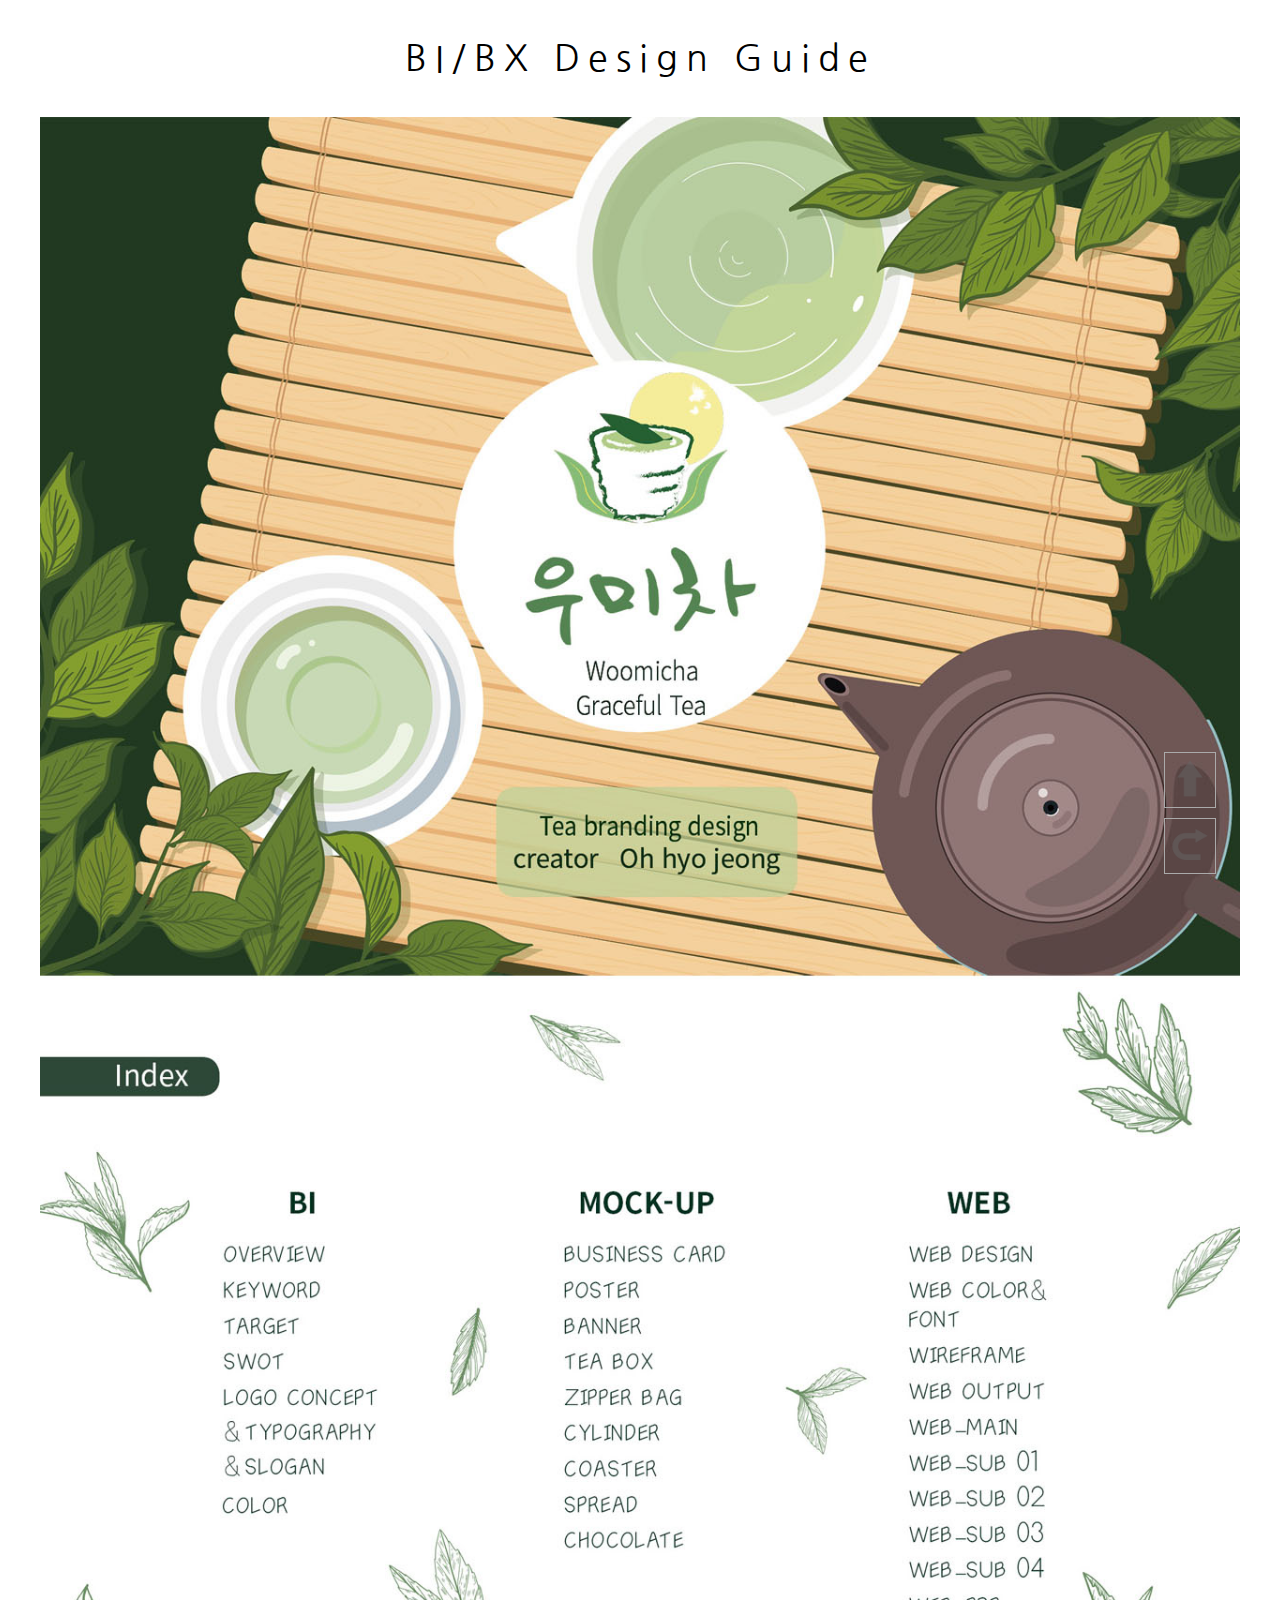
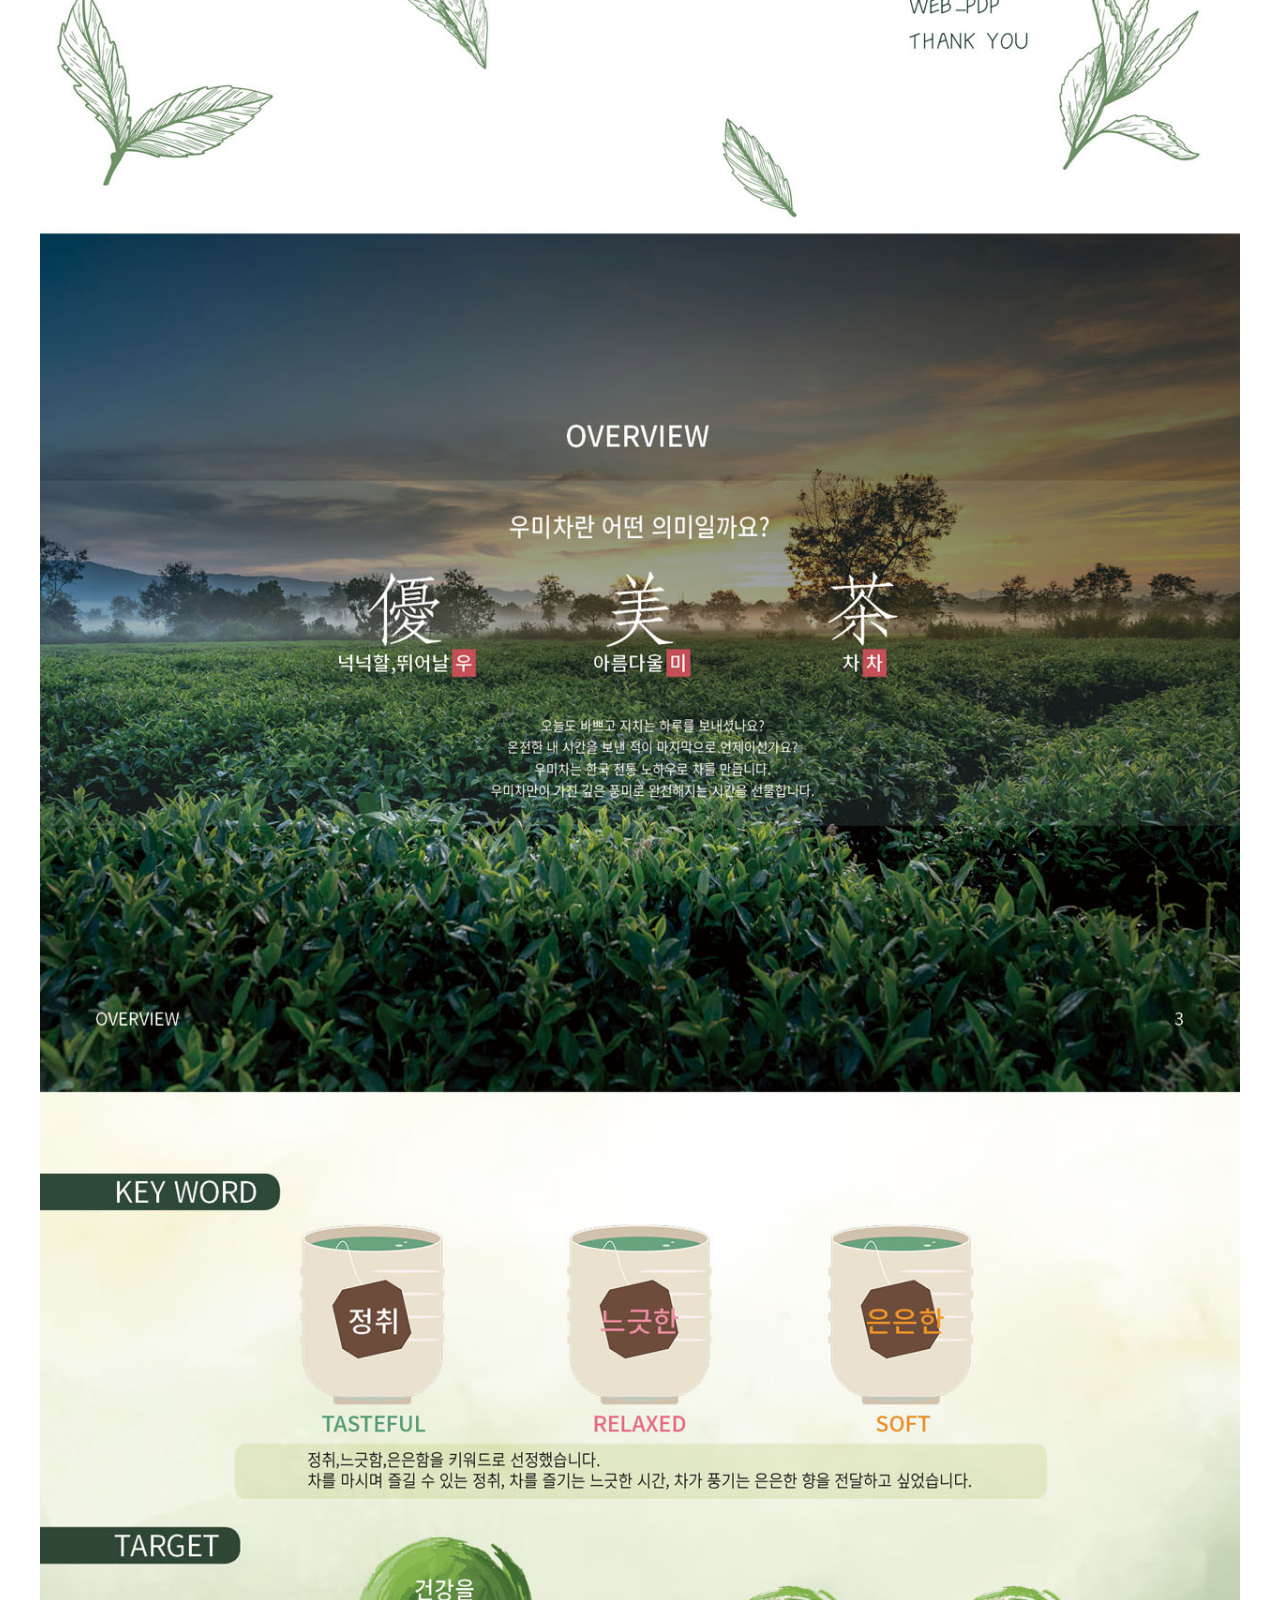
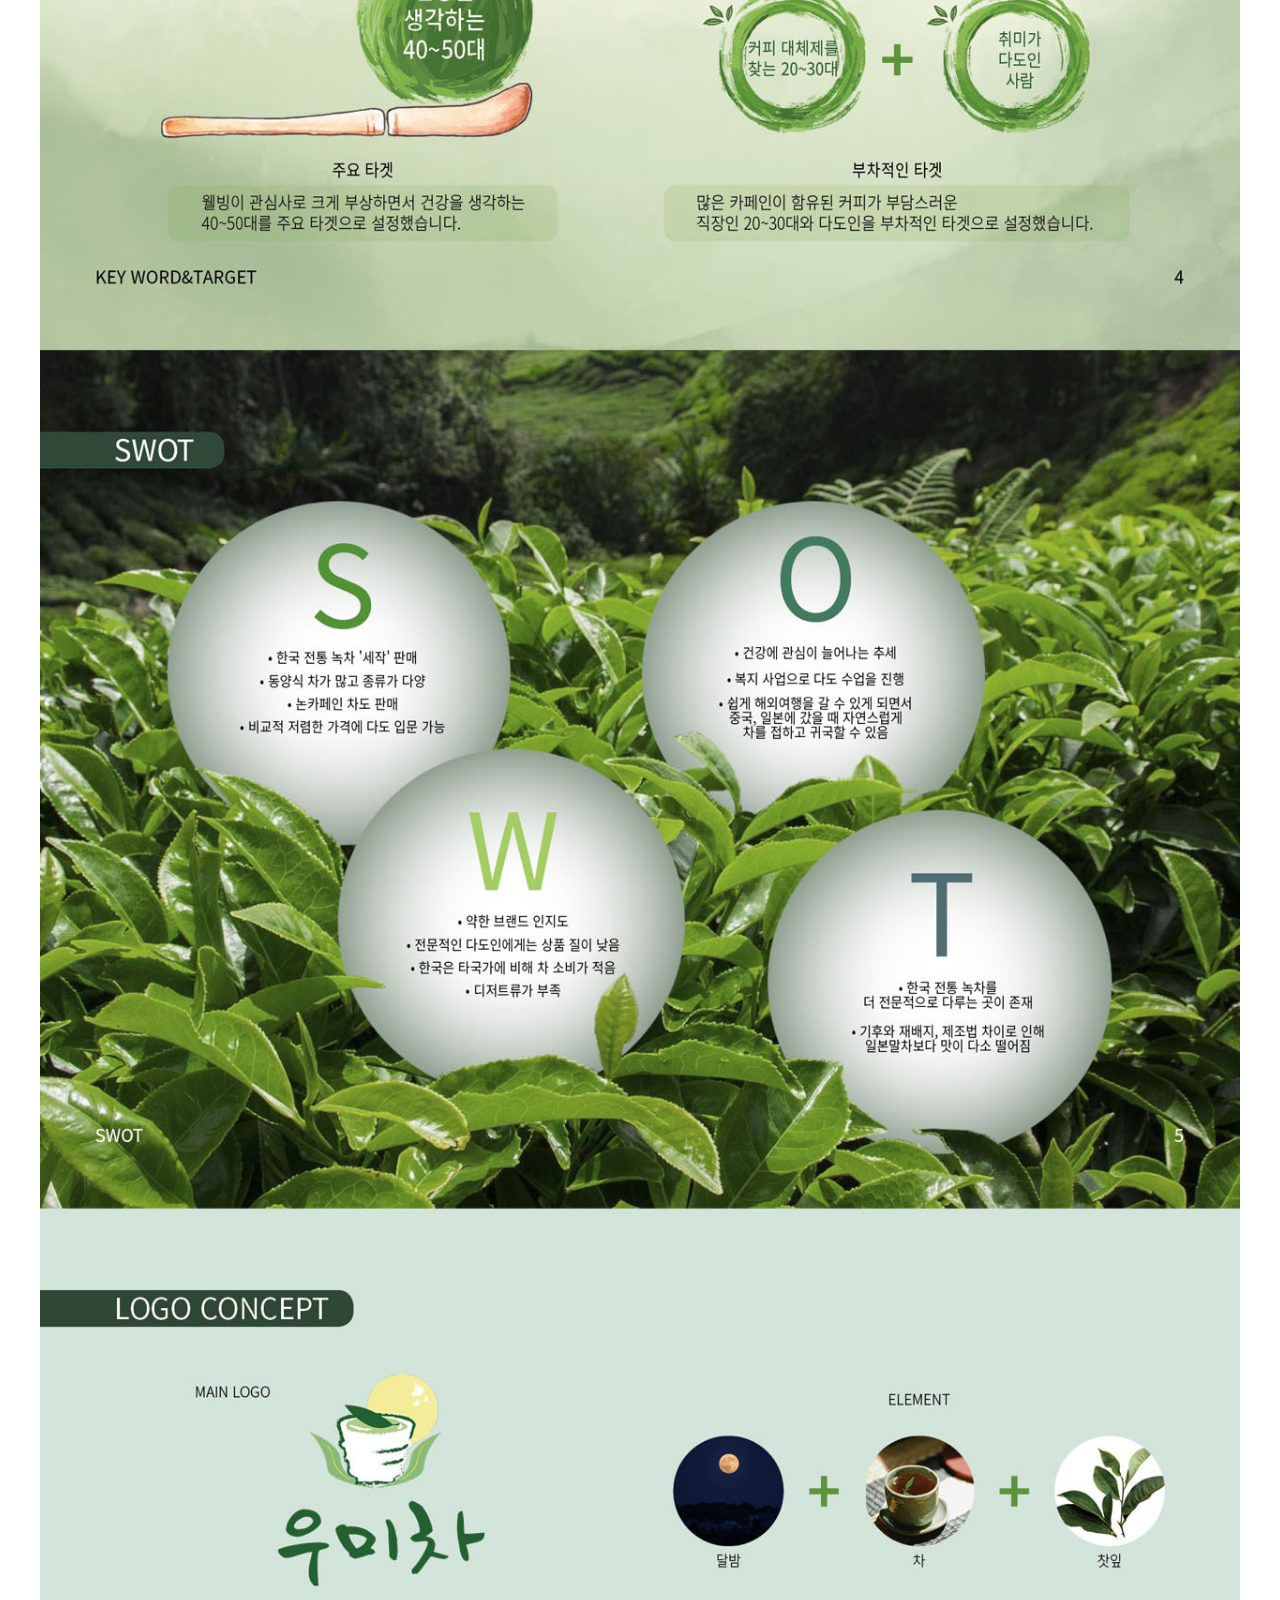
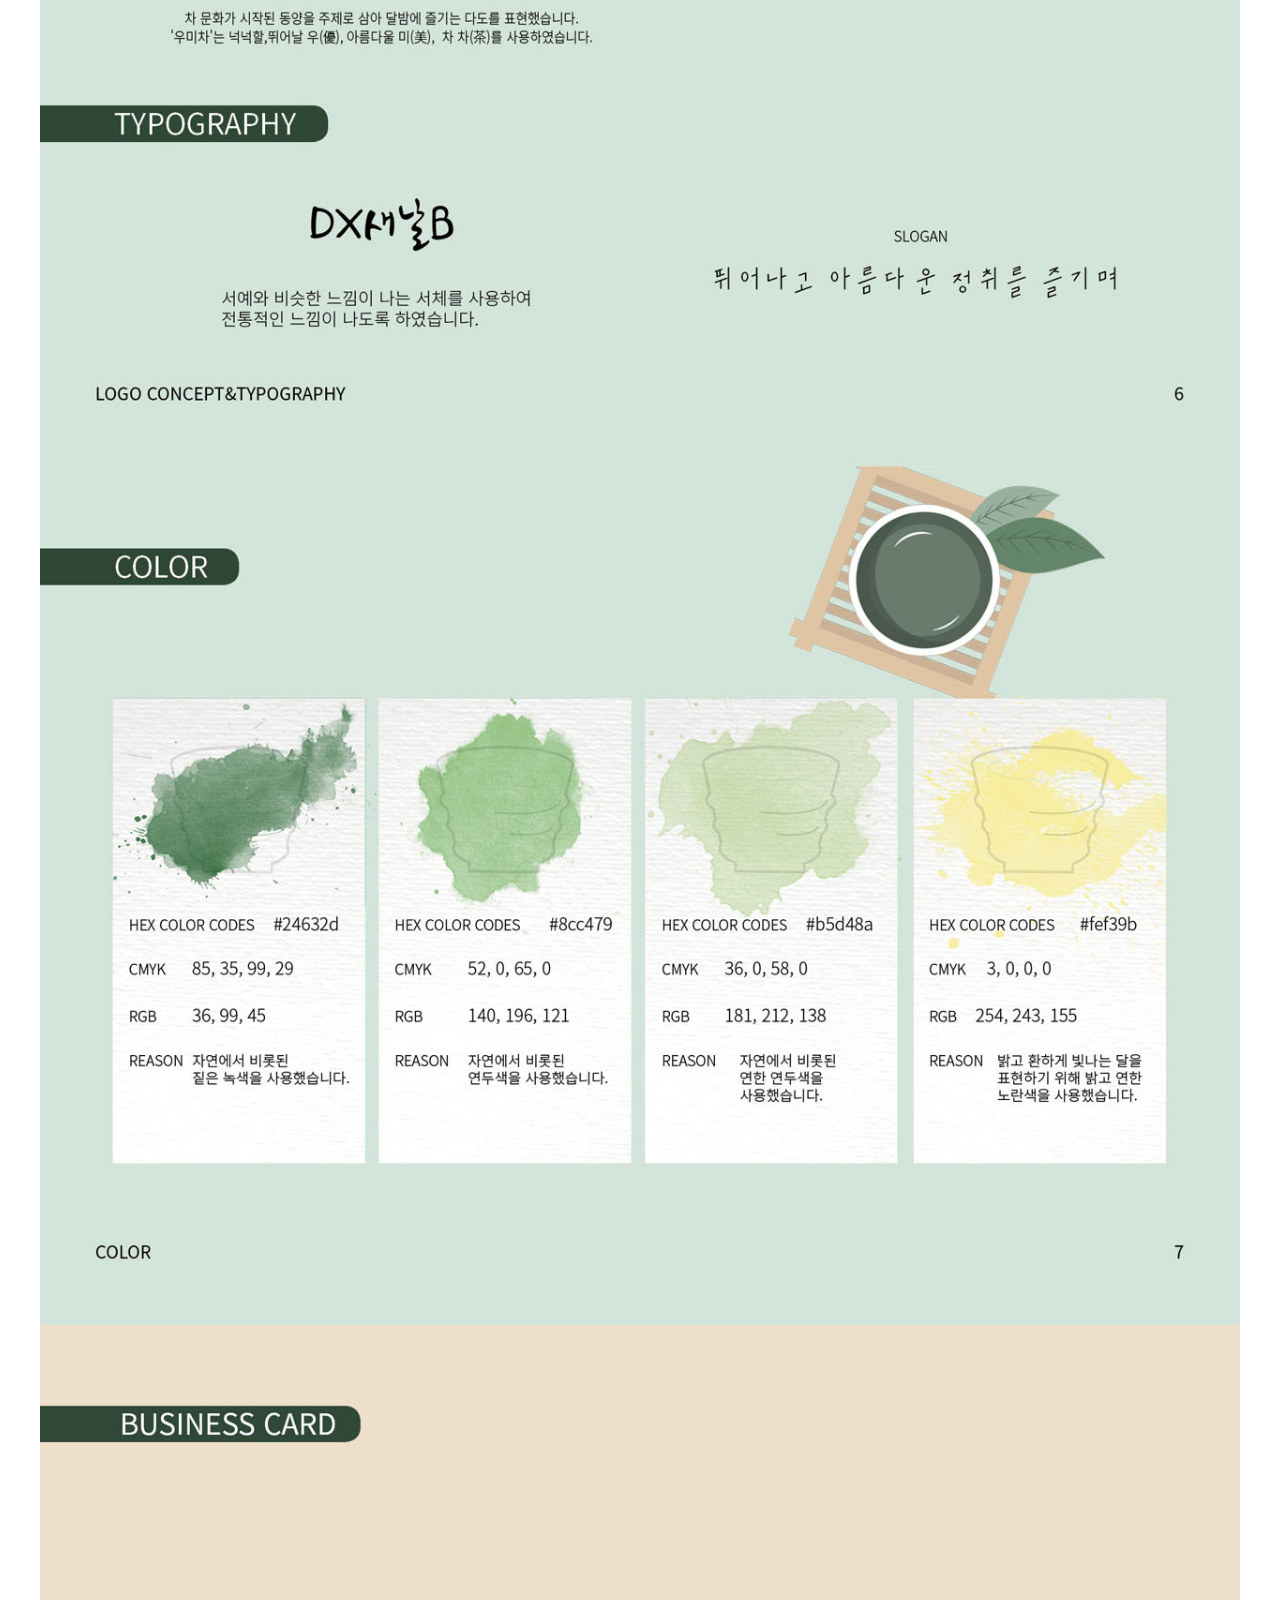
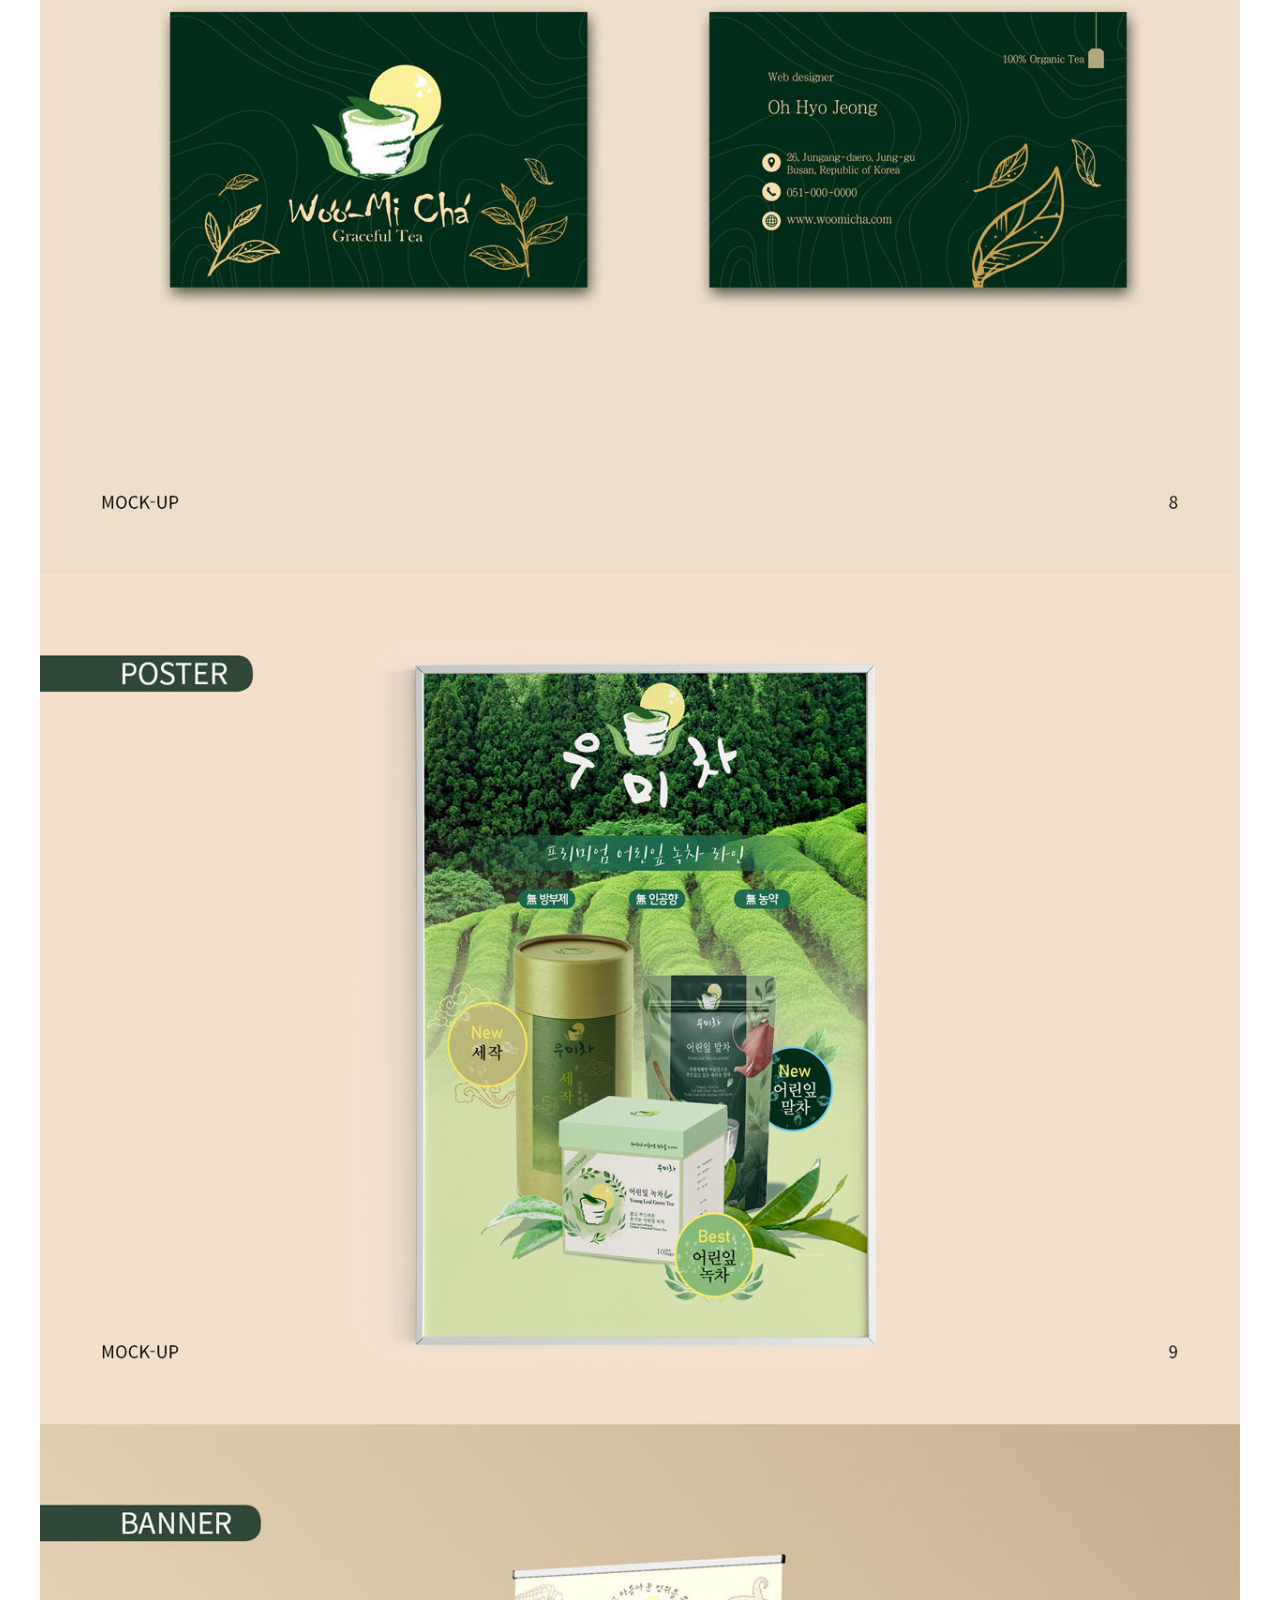
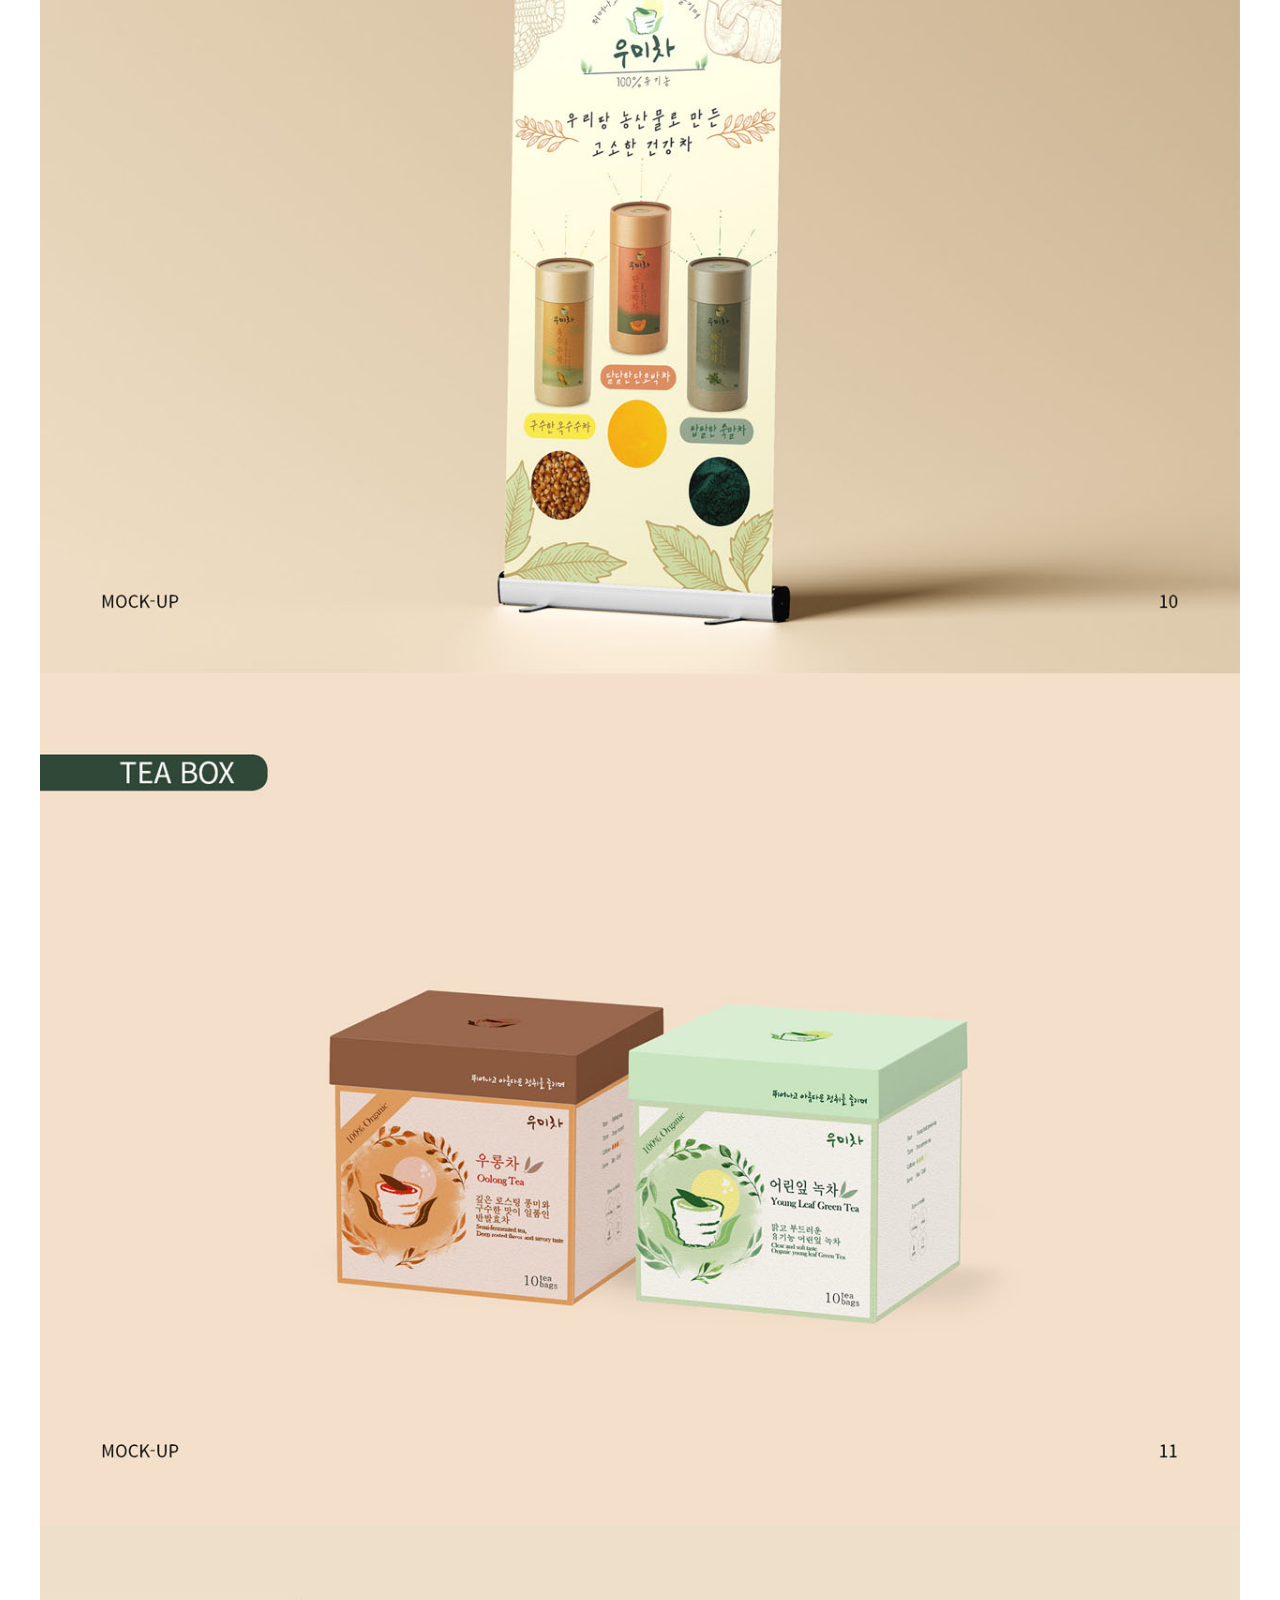
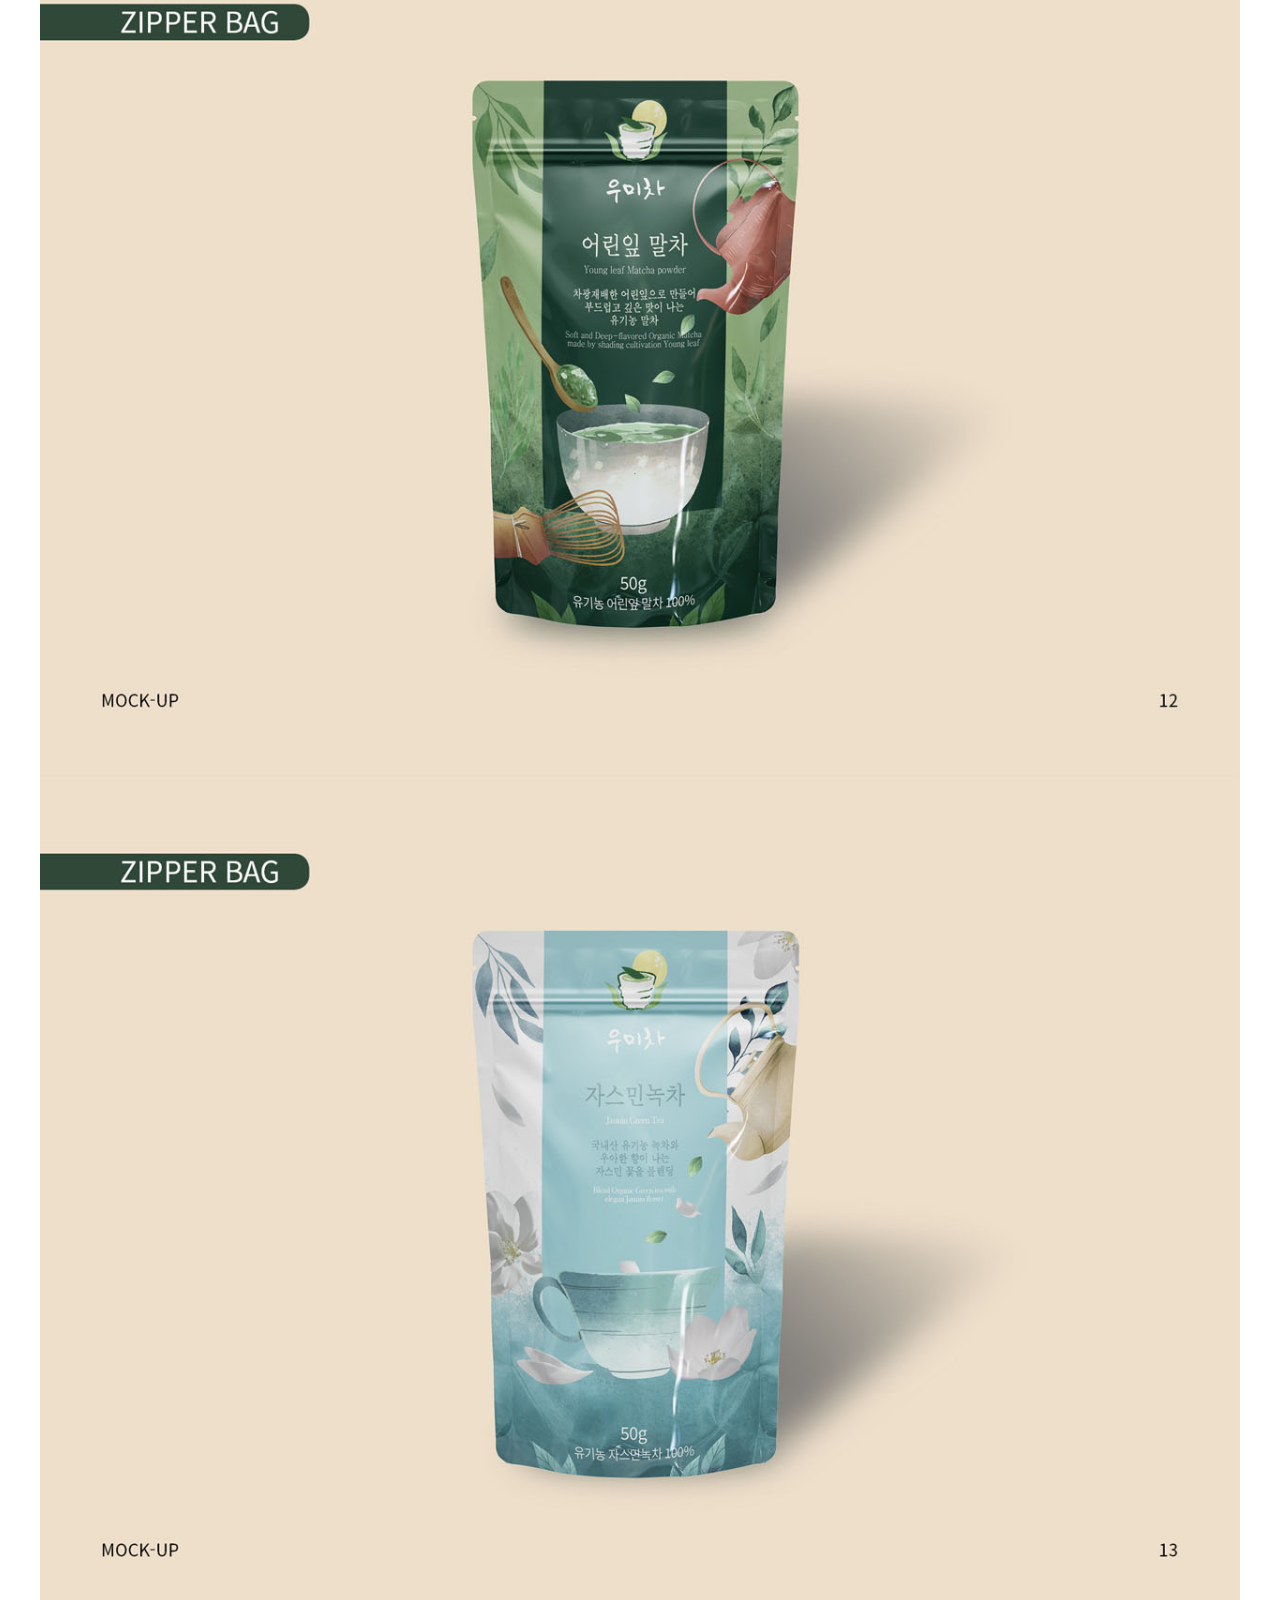
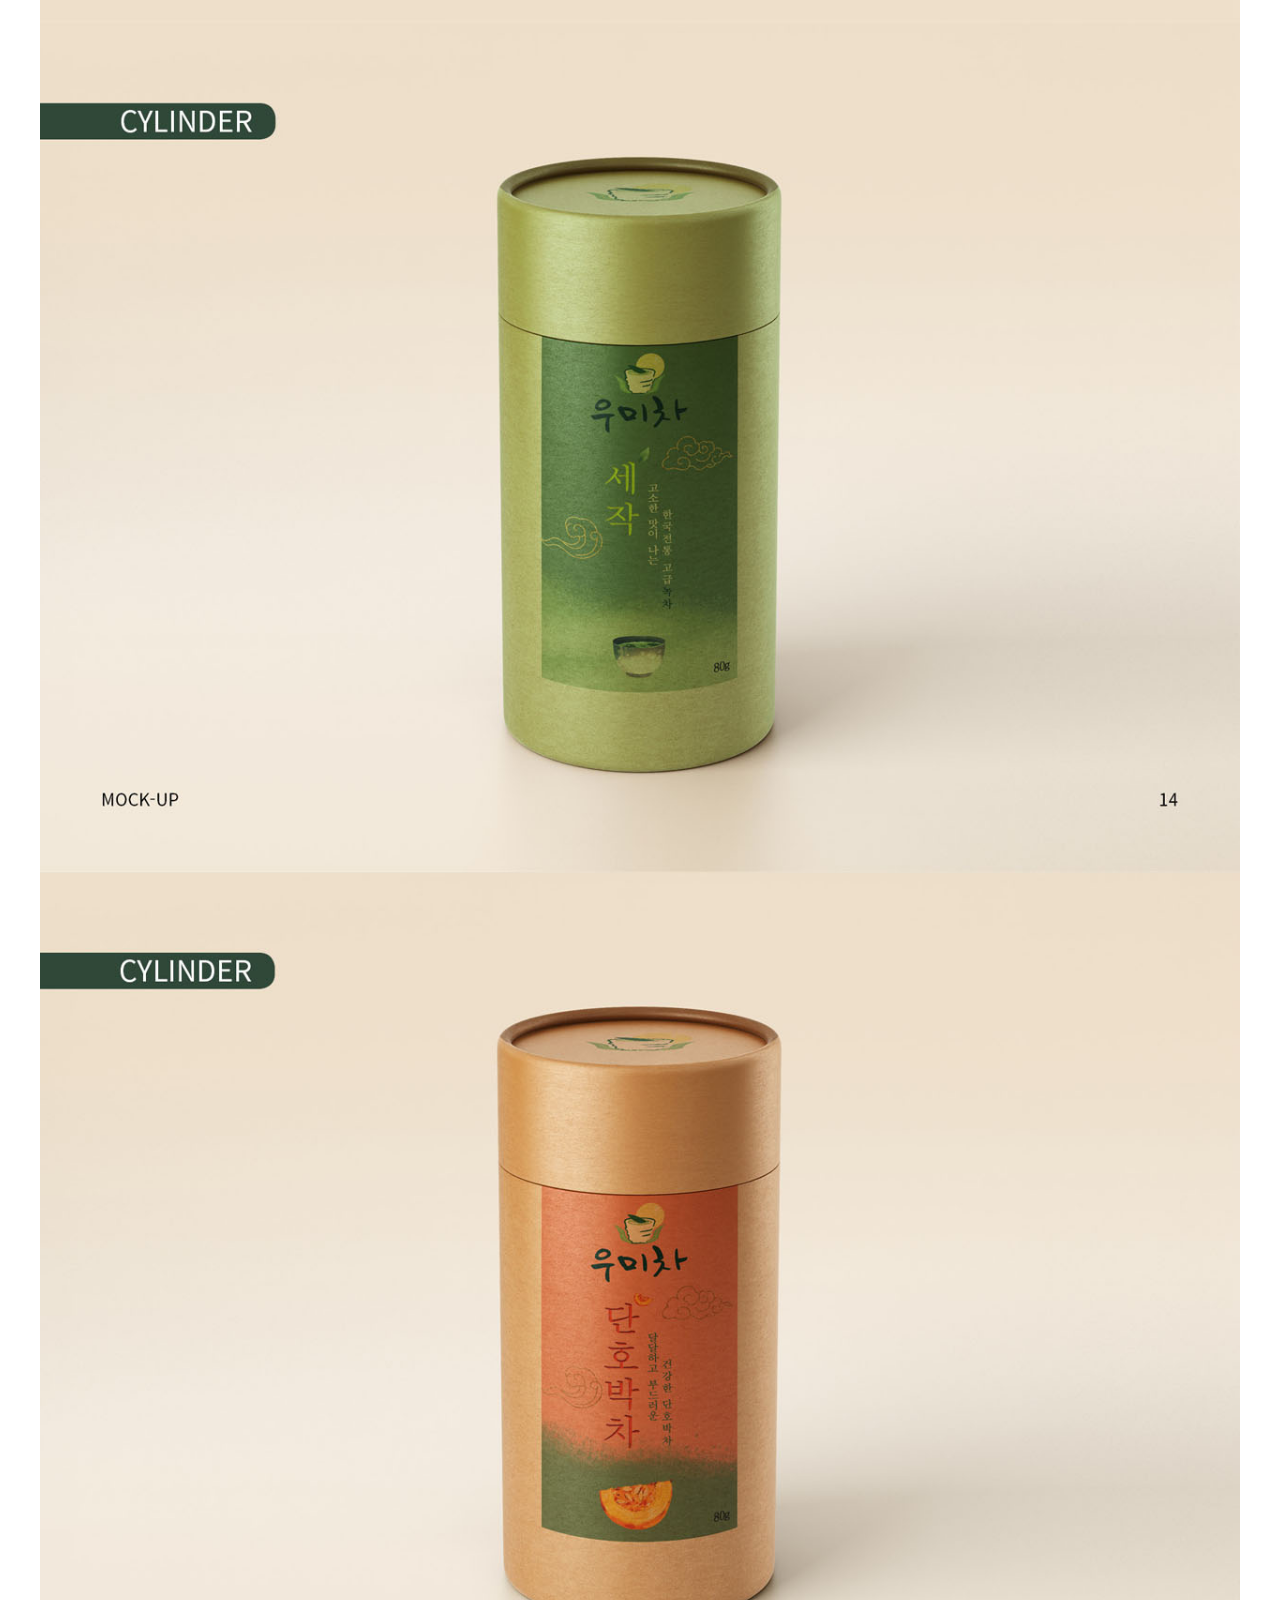
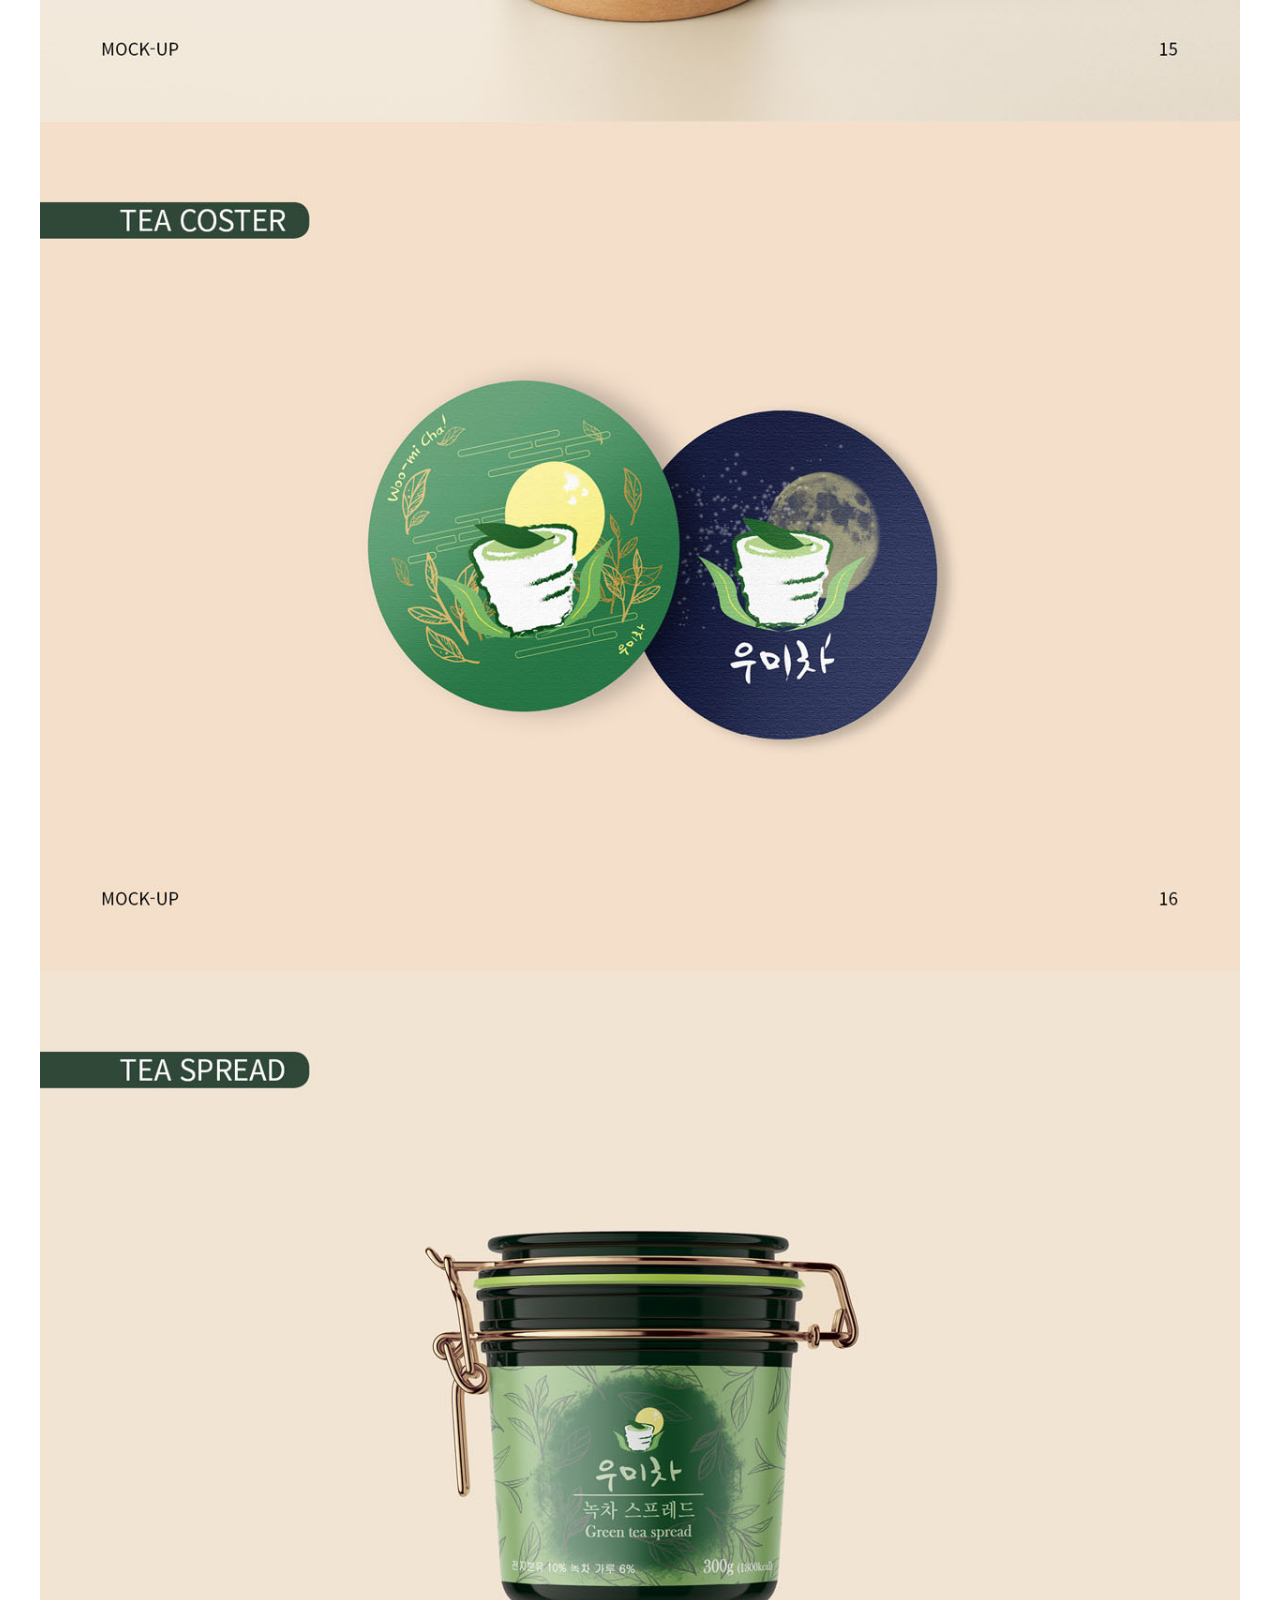
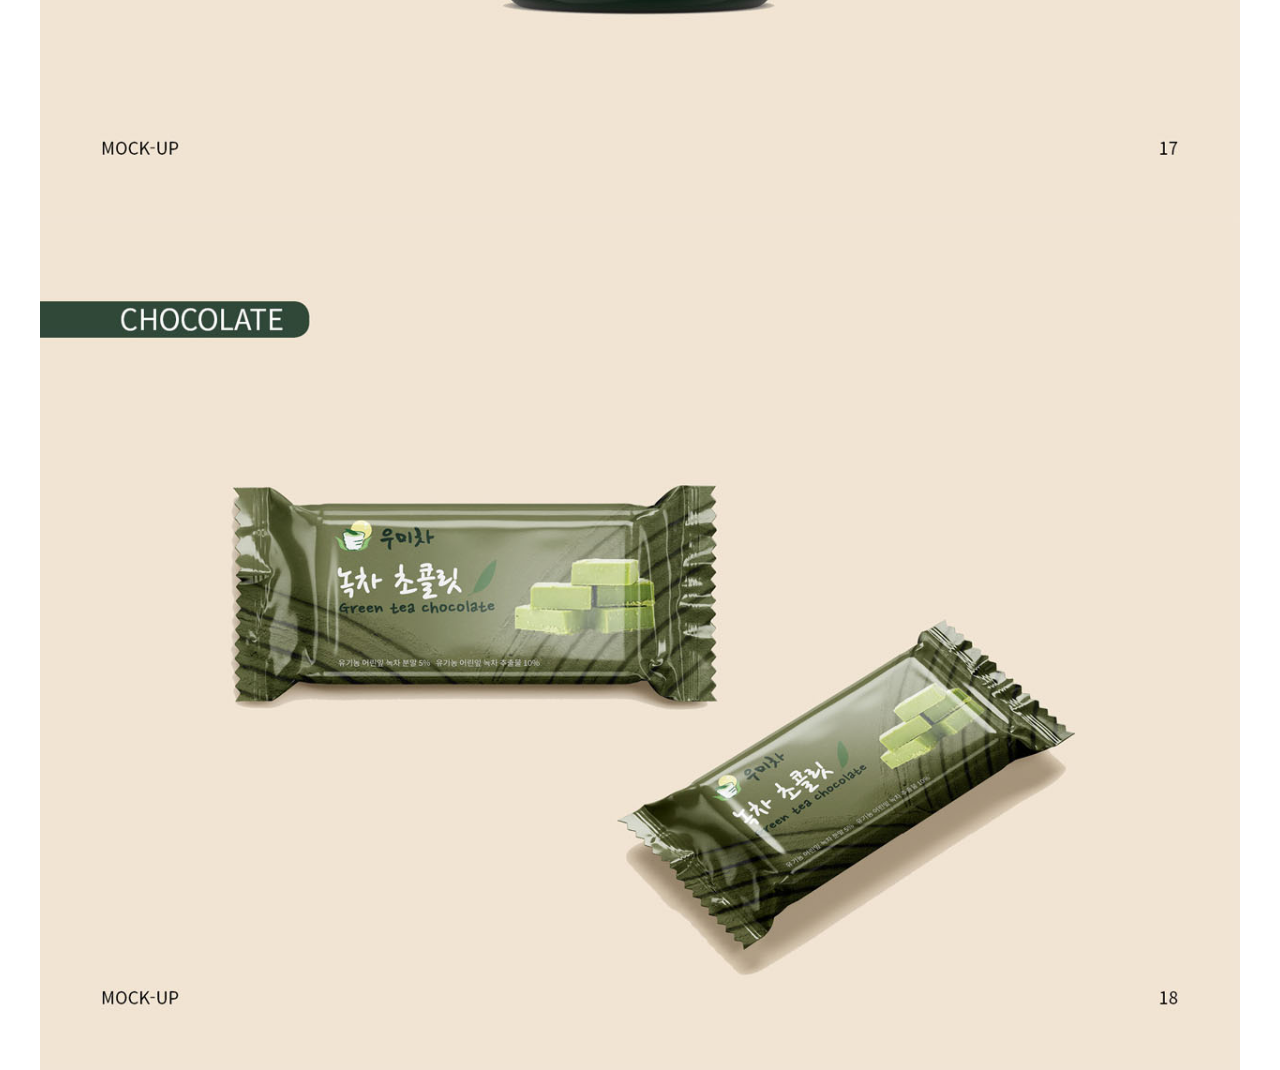
<file: blog_sub/brand1/bibx.html>
<!DOCTYPE html>
	<html lang="ko">
		<head>
			<meta charset="utf-8">
			<title>BIBX guide</title>
			<link rel="preconnect" href="https://fonts.gstatic.com">
			<link href="https://fonts.googleapis.com/css2?family=Nanum+Gothic&display=swap" rel="stylesheet">
			<style type="text/css">
				body{width:1200px; margin:0 auto;
					font-family: 'Nanum Gothic', sans-serif;}
				P{text-align:center; font-weigth:700;
					font-size:36px; letter-spacing:8px;}
				div img{width:100%; display:block;}
				ul{list-style-type:none;
					position:fixed;
					right:5%; bottom:0;}
				ul li{border:1px solid #aaa;
					text-align:center;
					padding:5px 0;
					margin-bottom:10px;}
				ul li img{width:80%; opacity:50%;}
			</style>
		</head>
		<body>
			<P id="title">BI/BX Design Guide</P>
			<div><img src="img/bi_guide.jpg"></div>	
			<div><img src="img/bx_guide.jpg"></div>	
			<ul class="btn">
				<li><a href="#title"><img src="img/top.png" alt="top"></a></li>
				<li><a href="../../index.html#branding" onclick="window.close()"><img src="img/back.png" alt="top"></a></li>
			</ul>
		</body>
	</html>
</file>
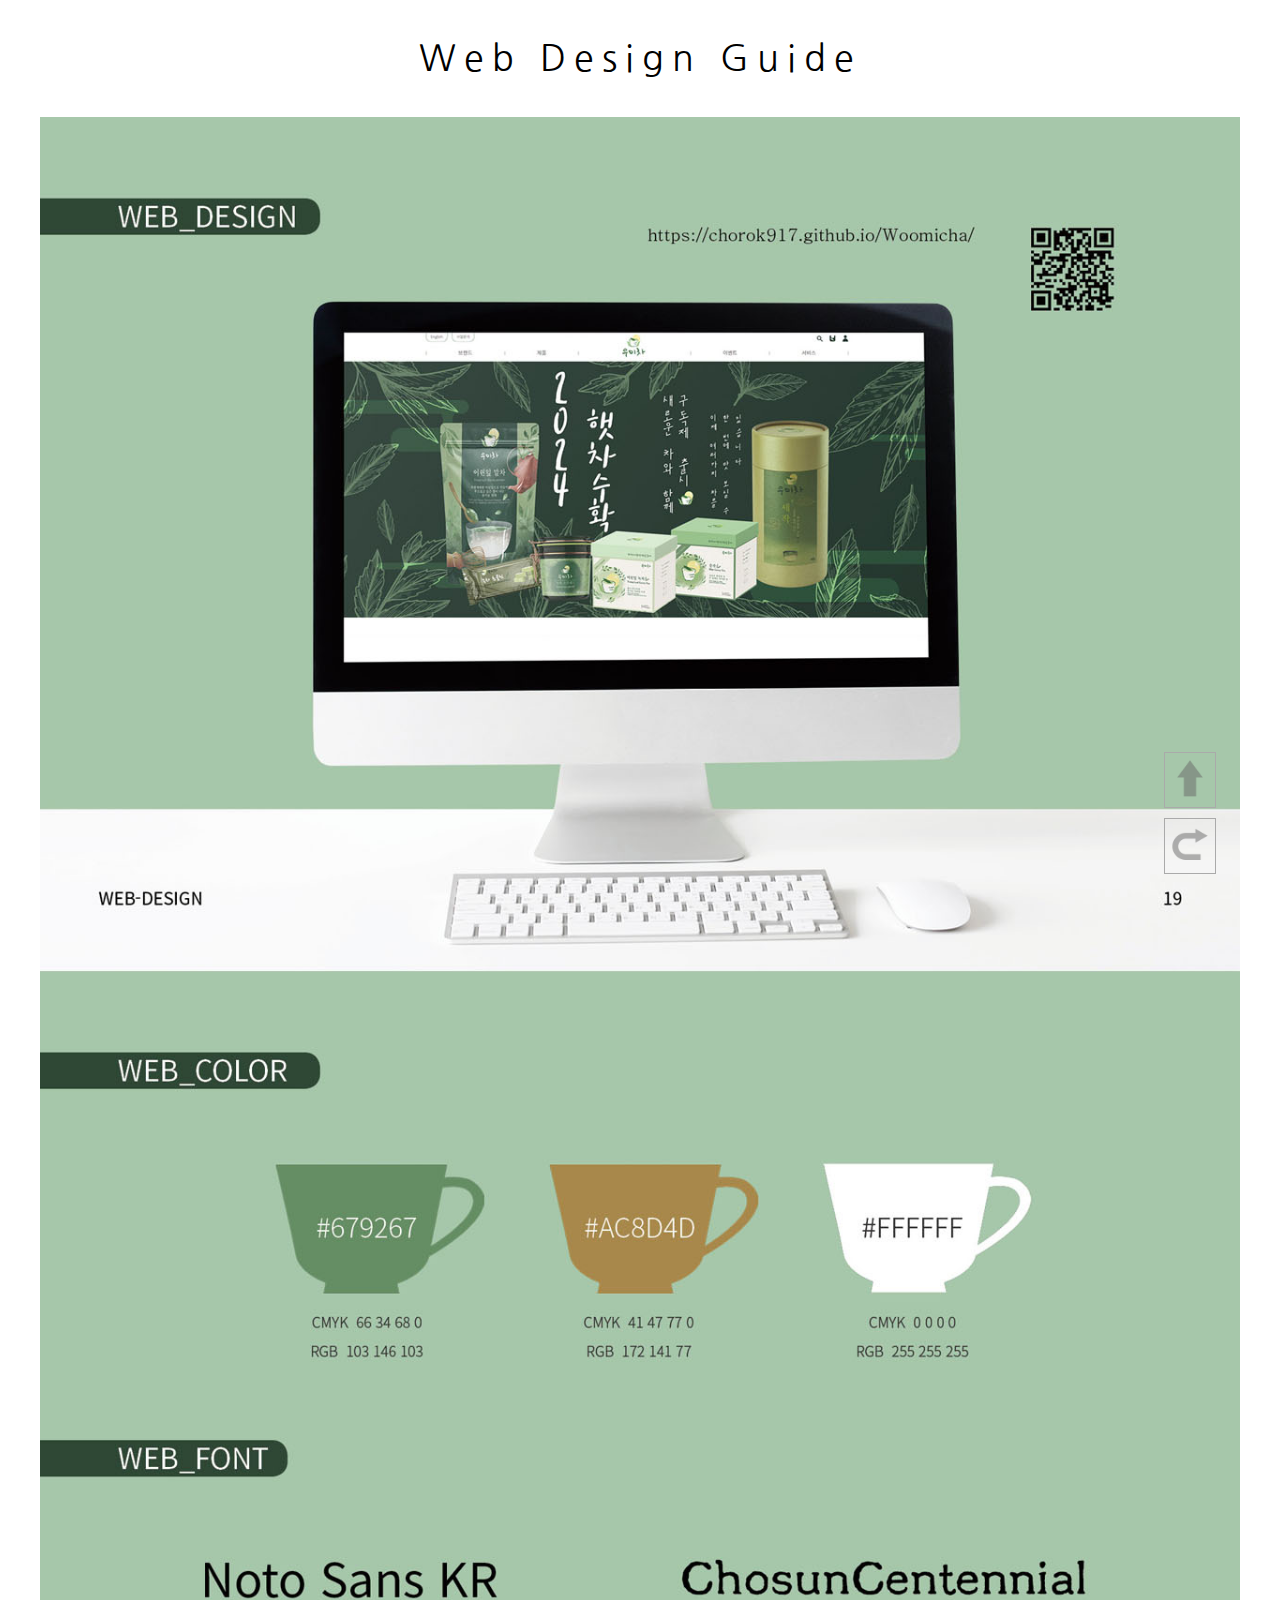
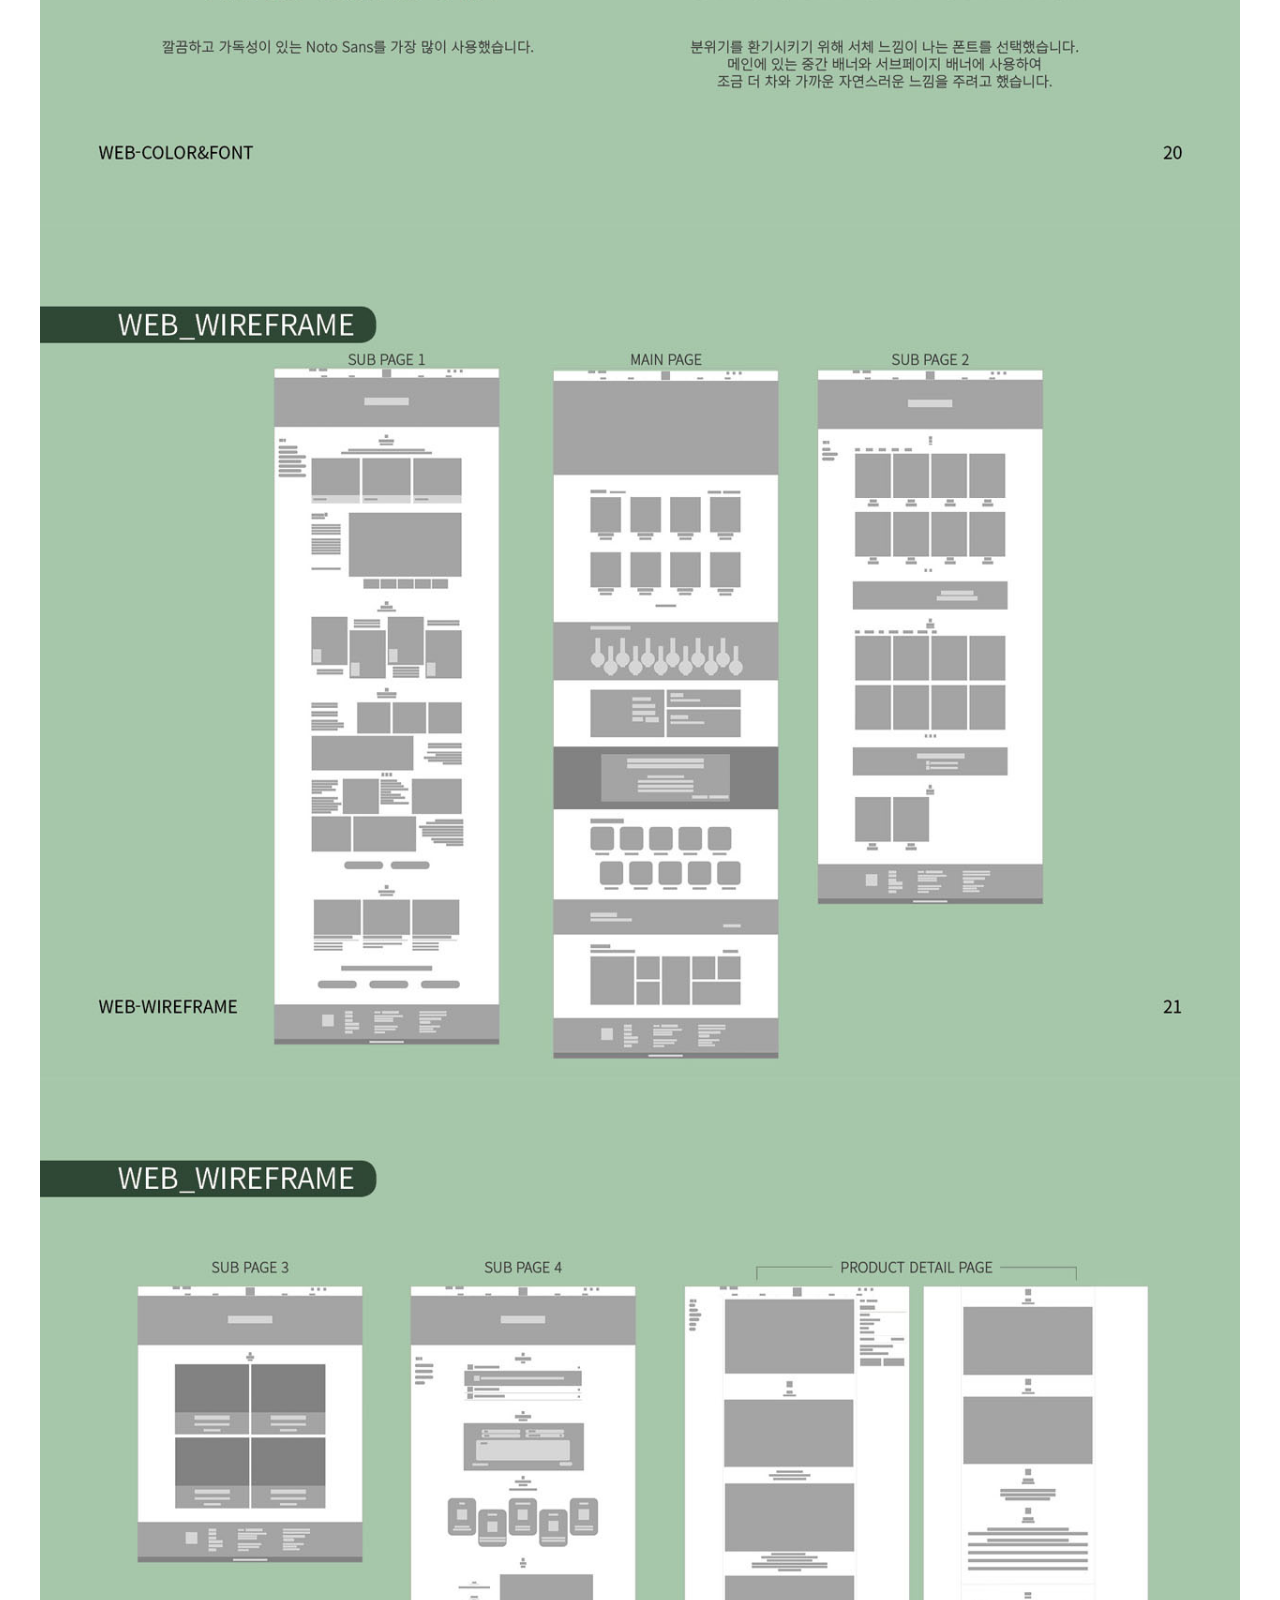
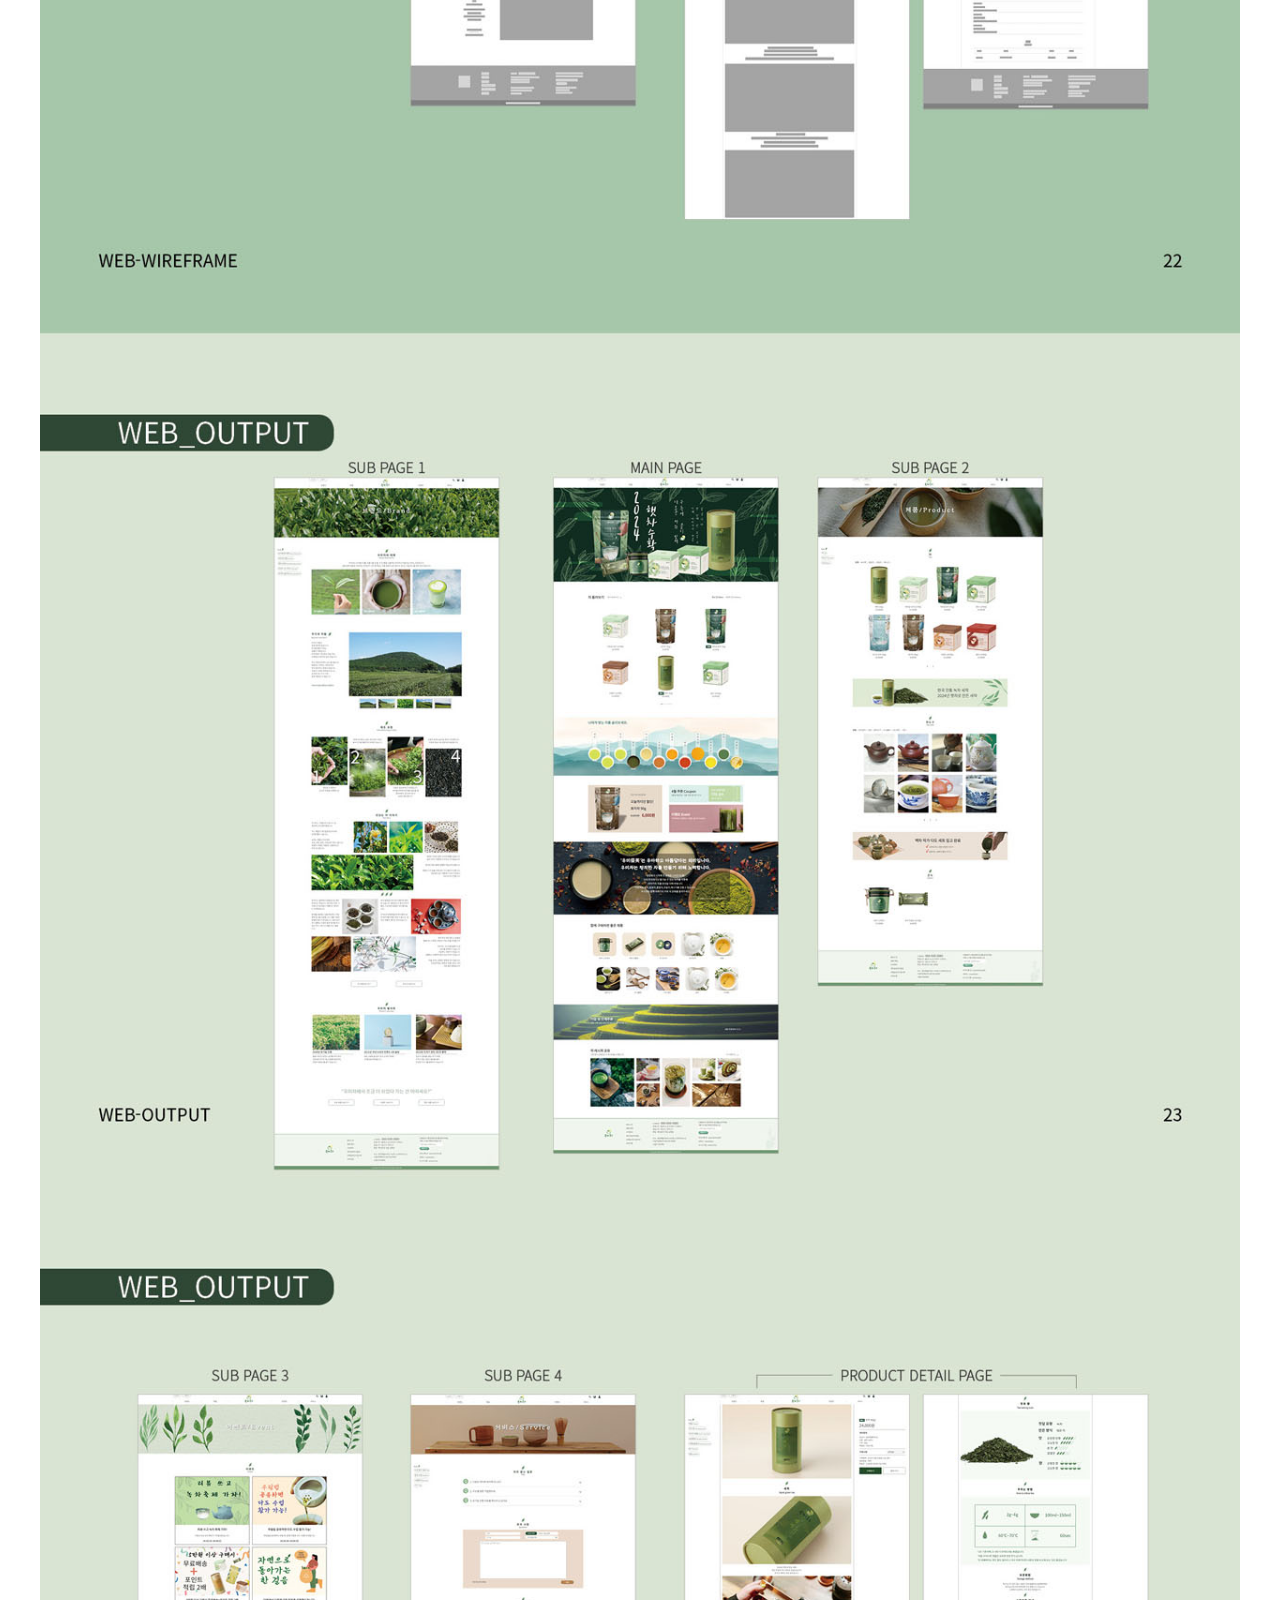
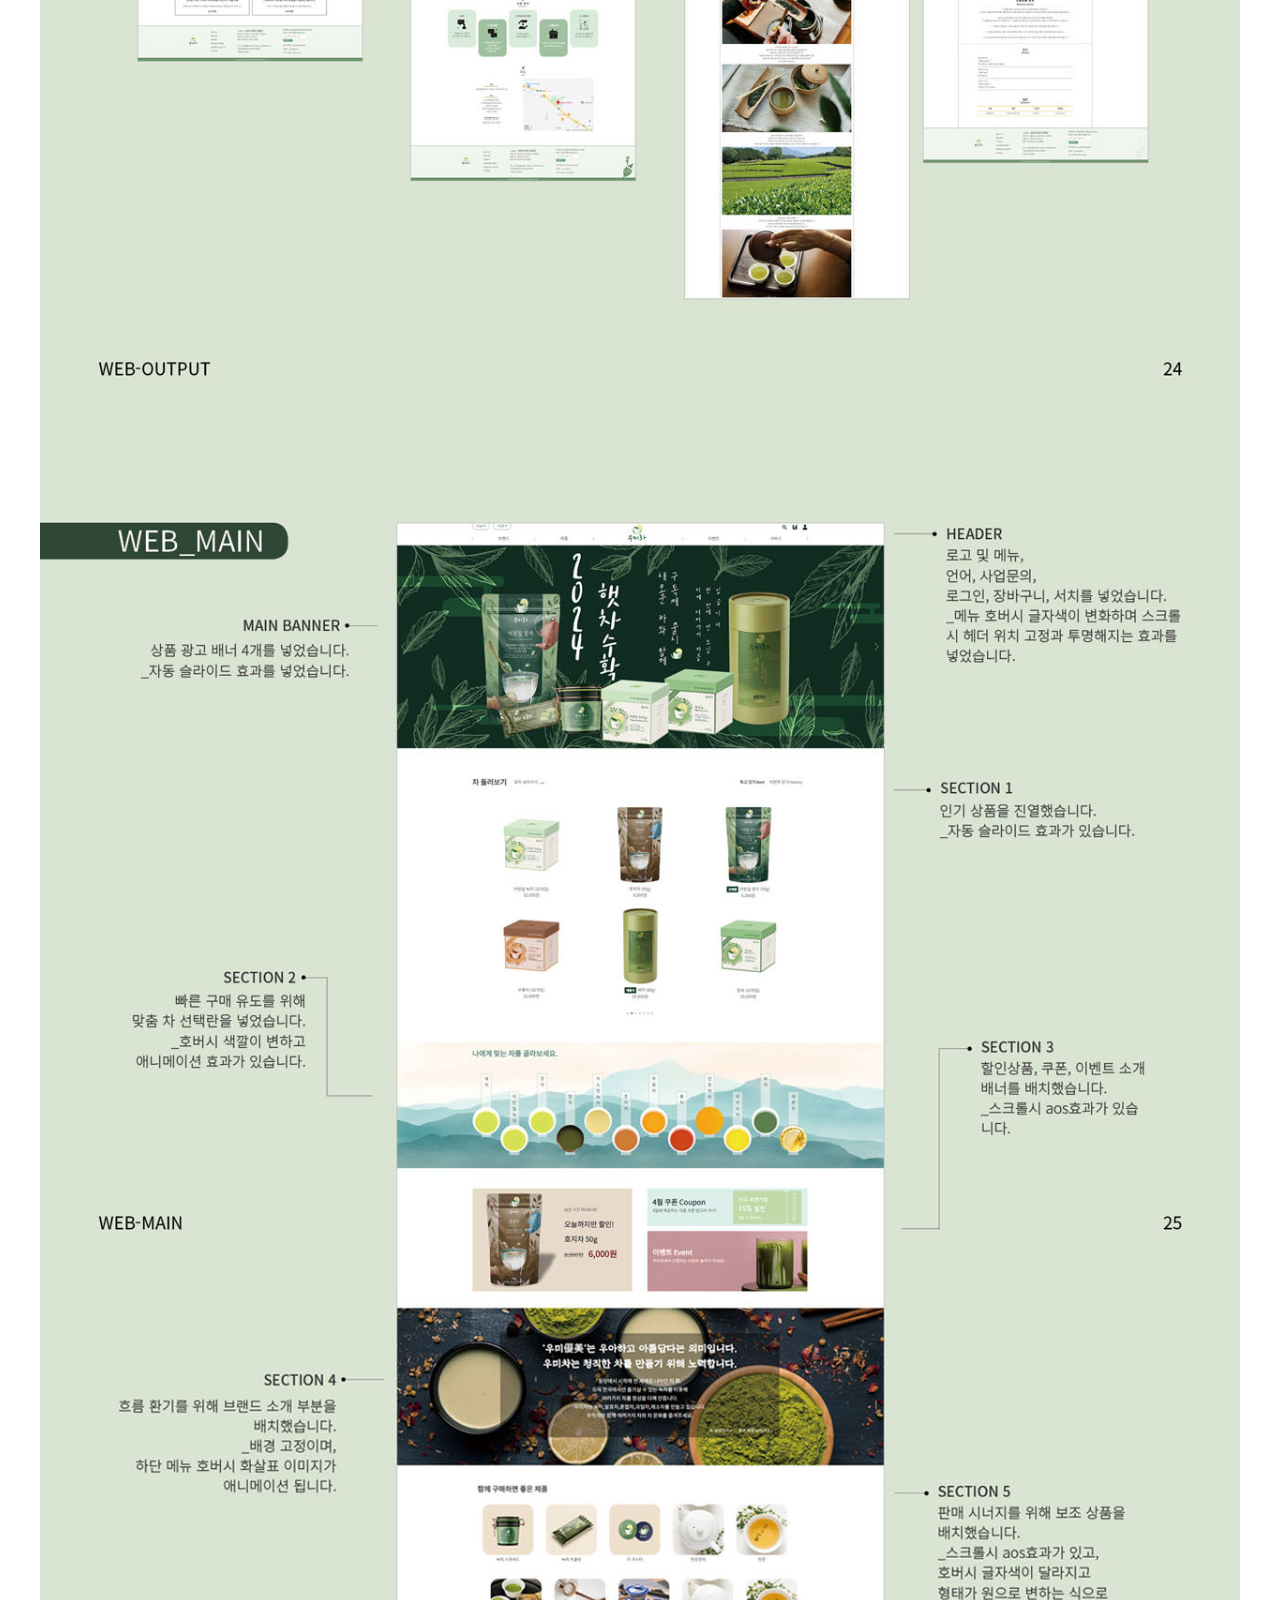
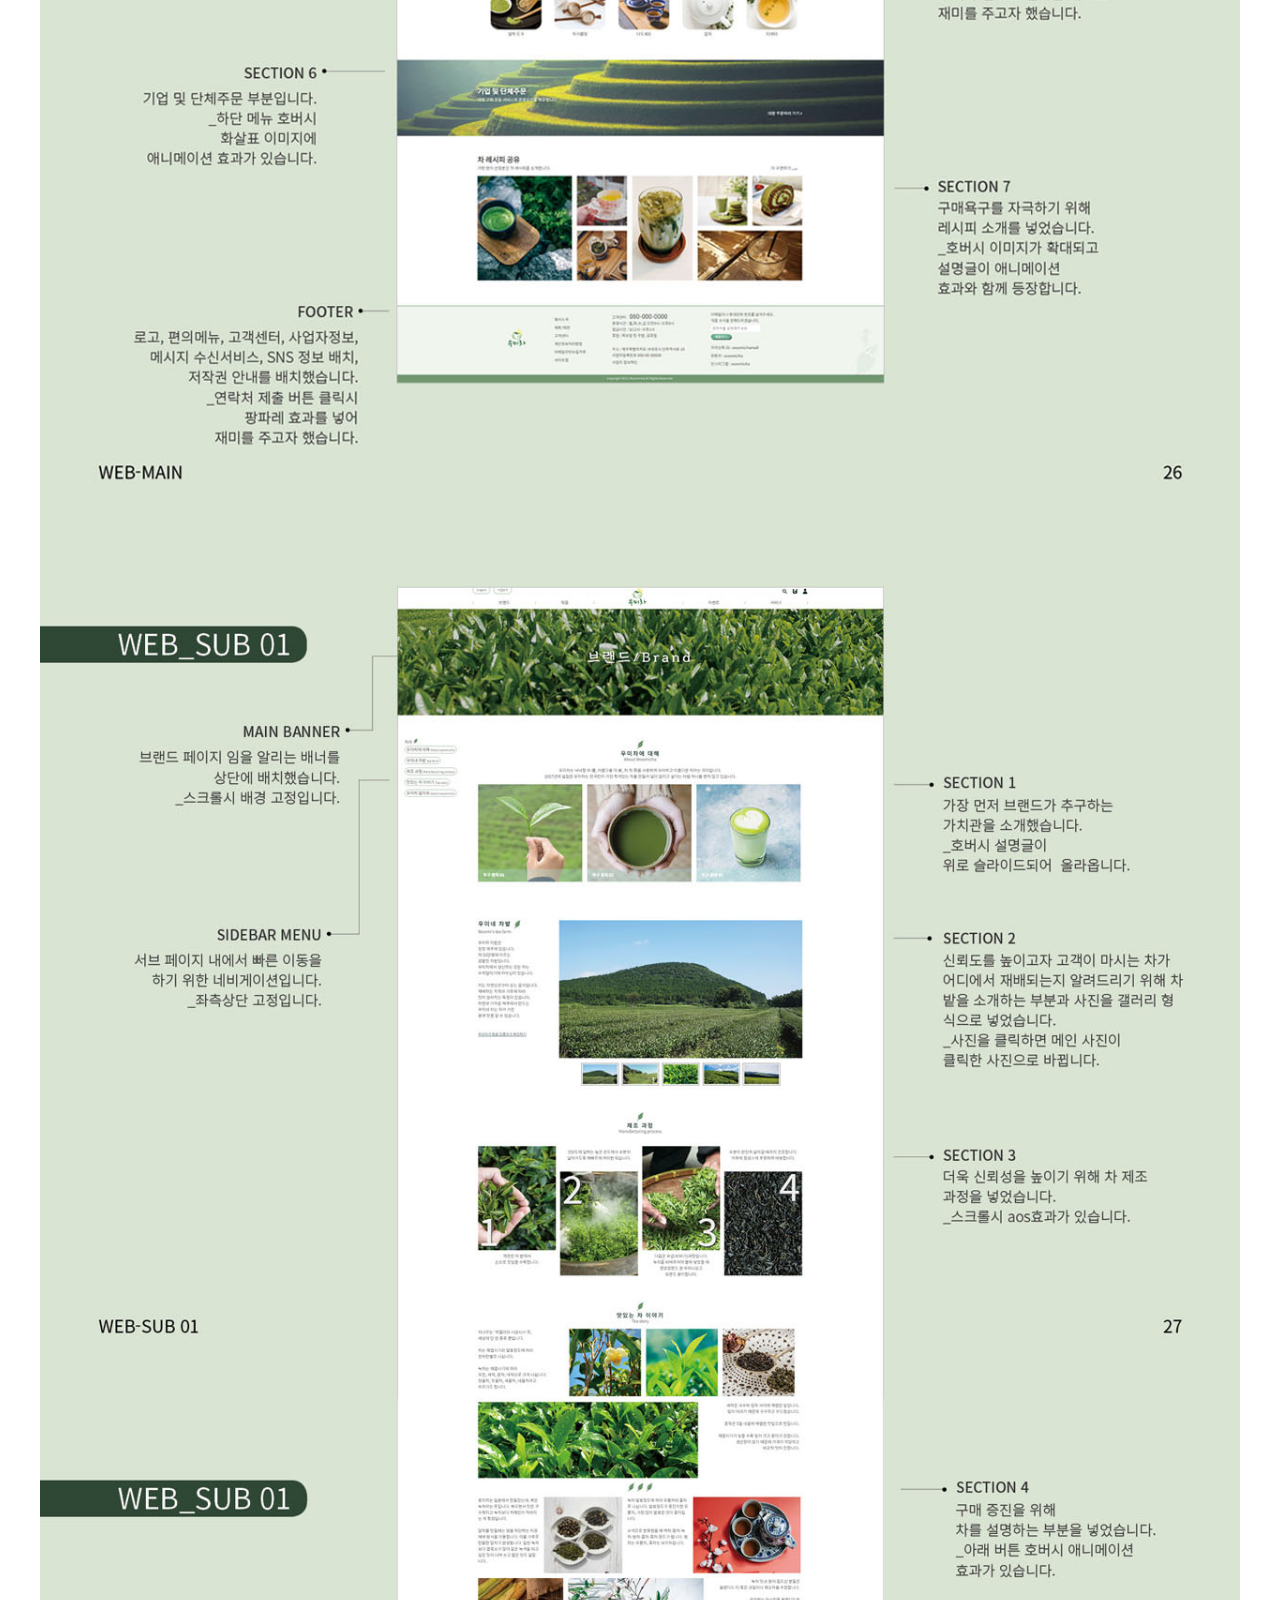
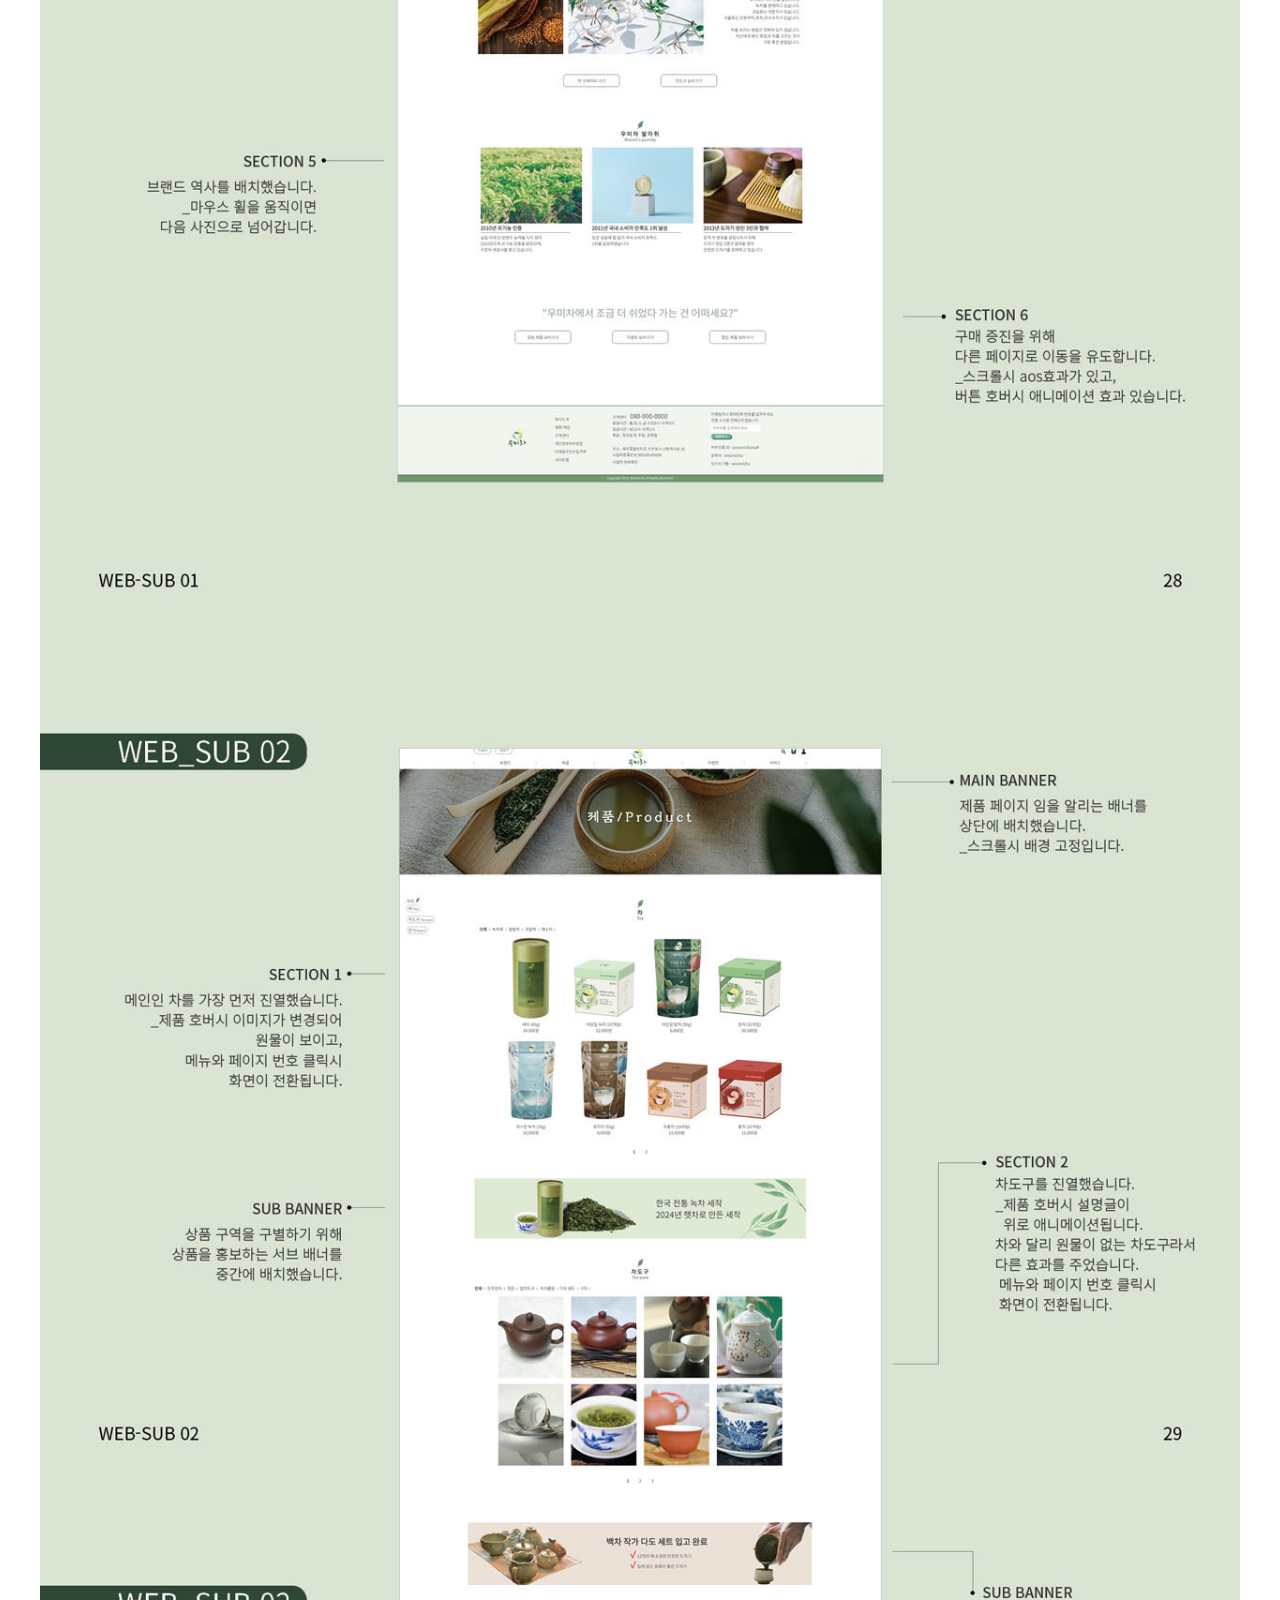
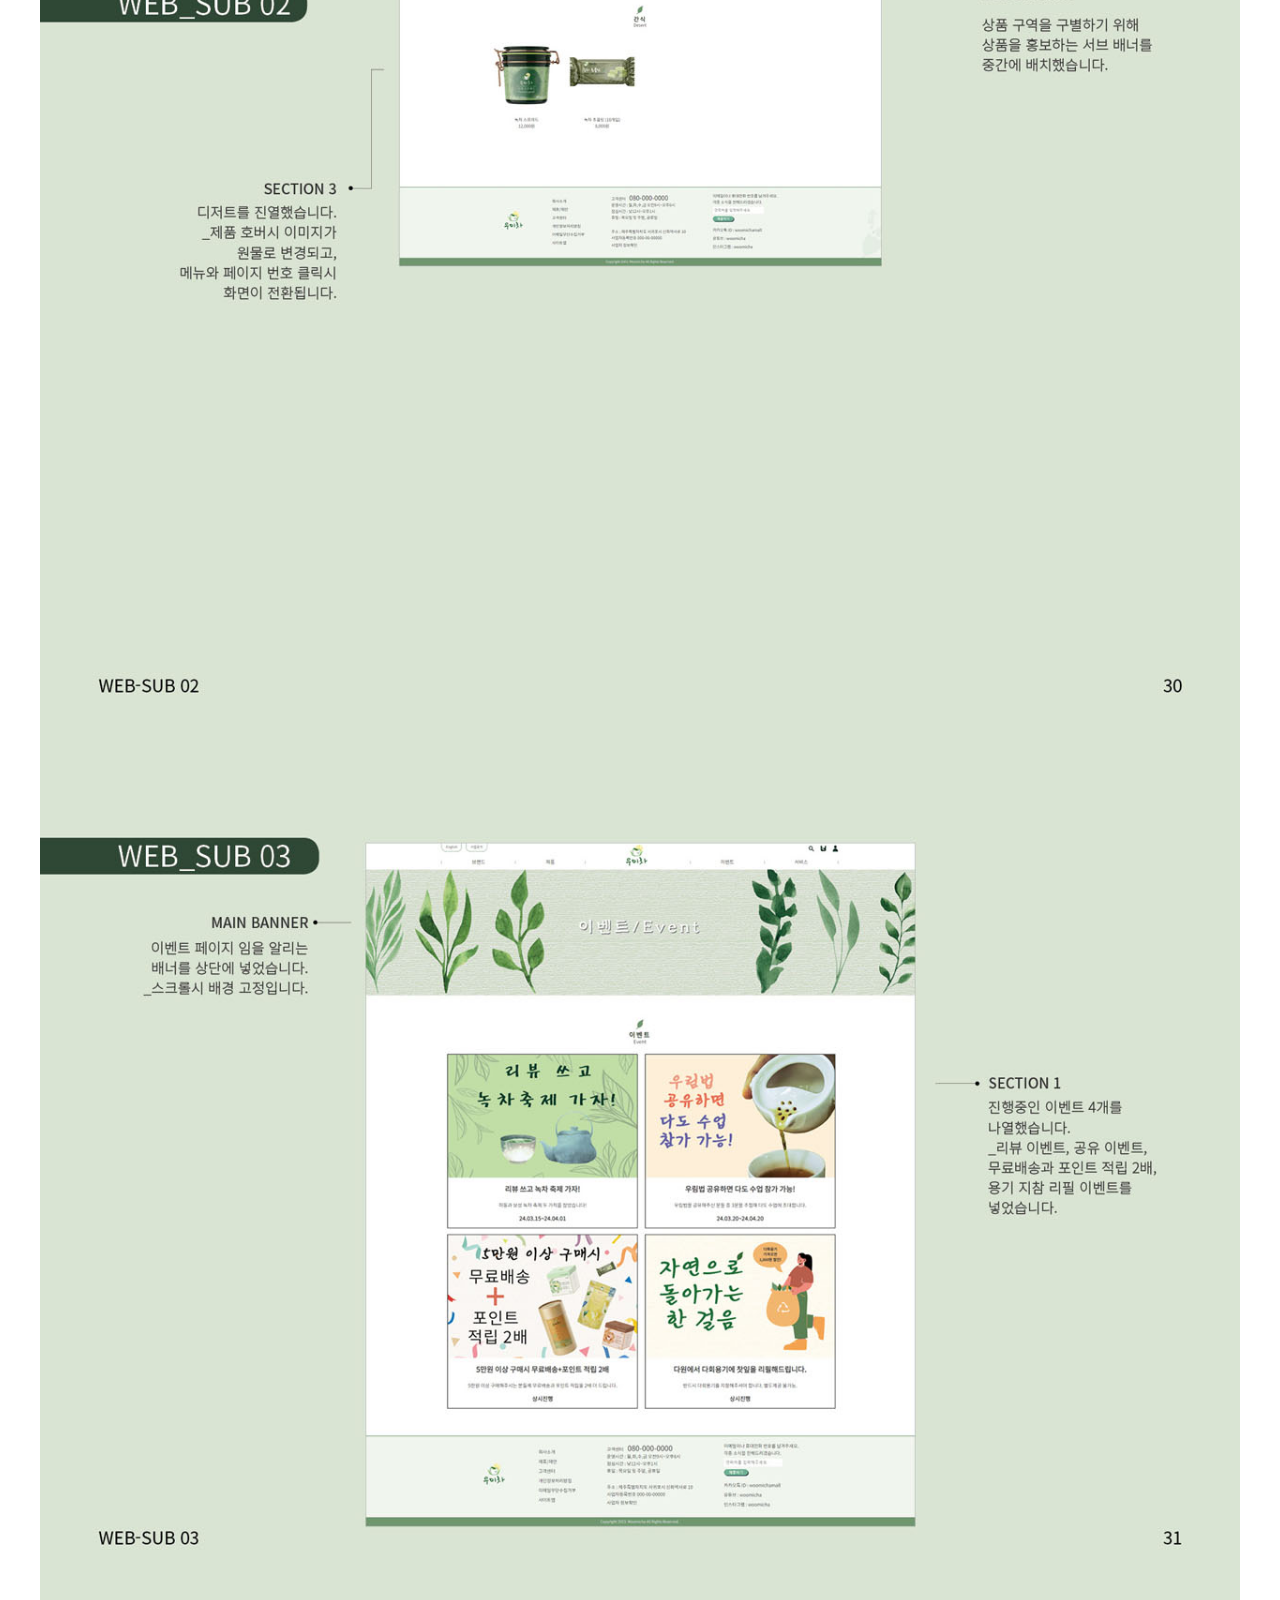
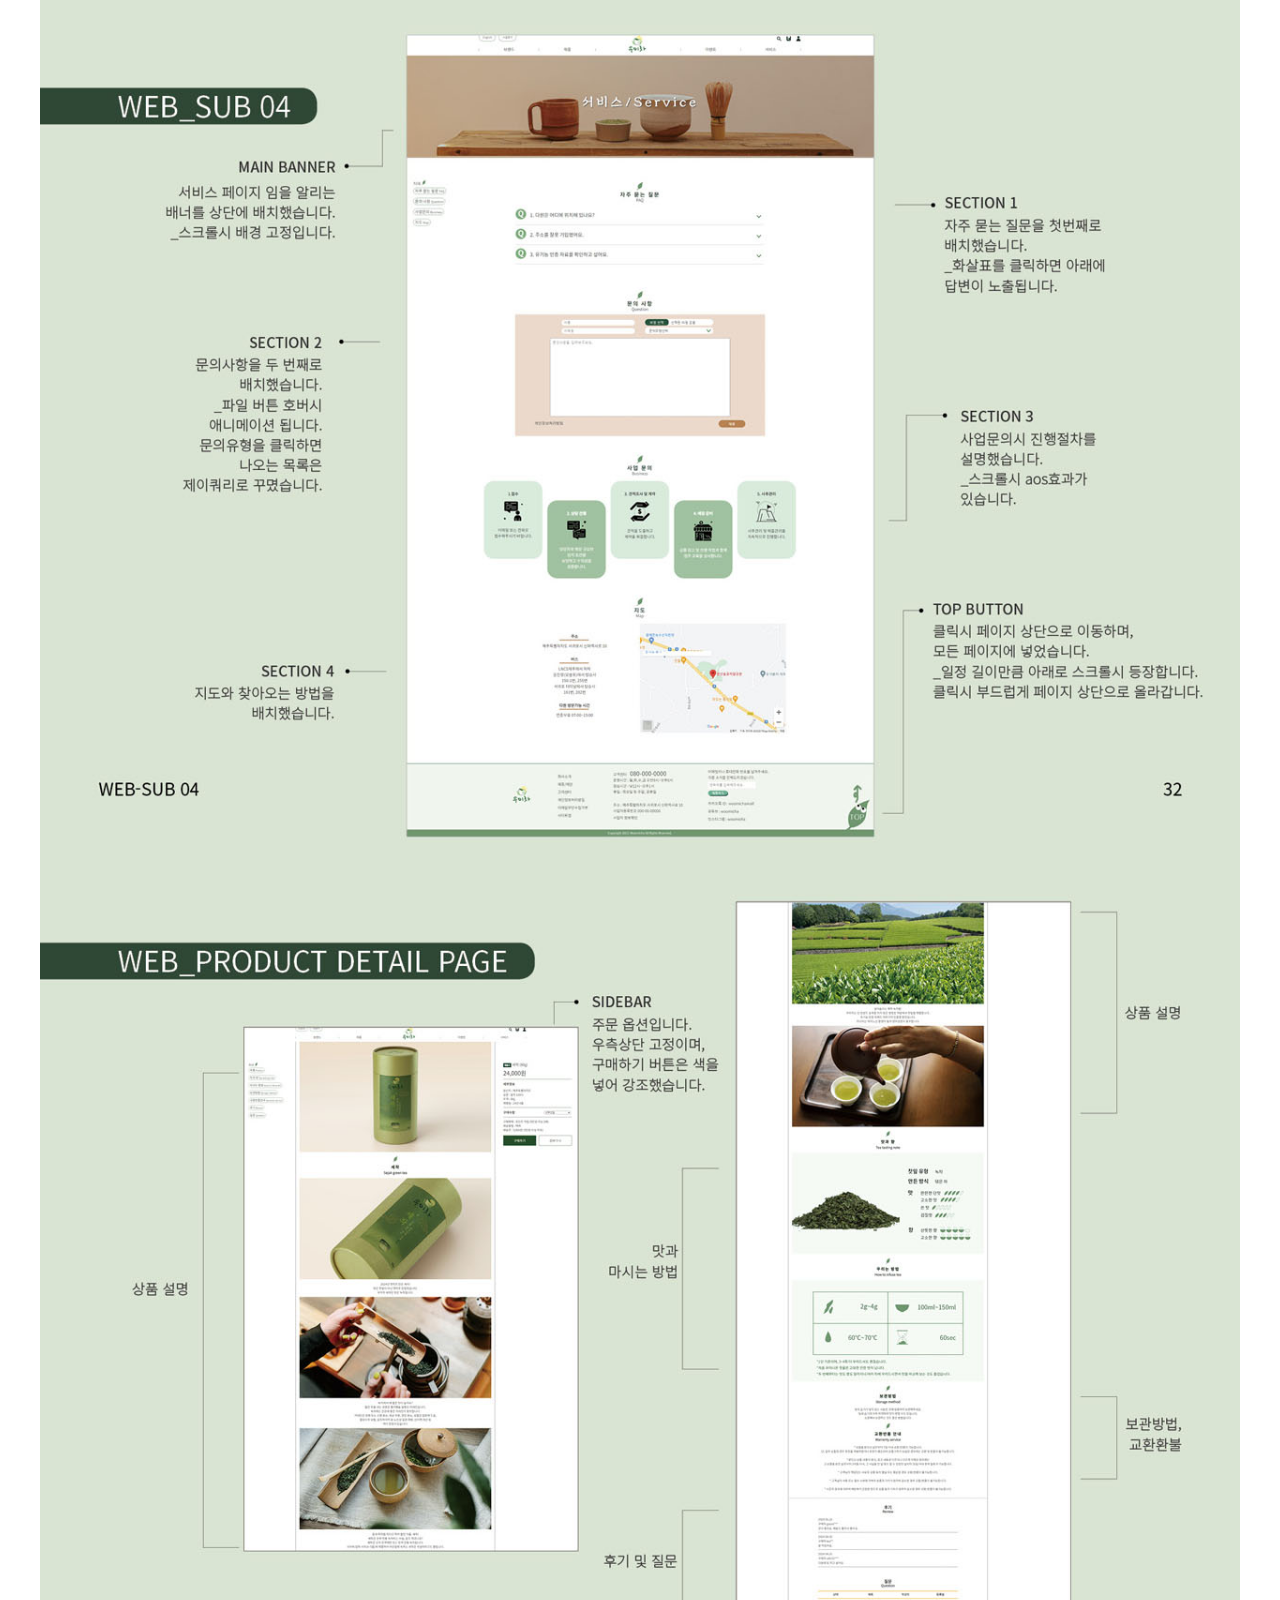
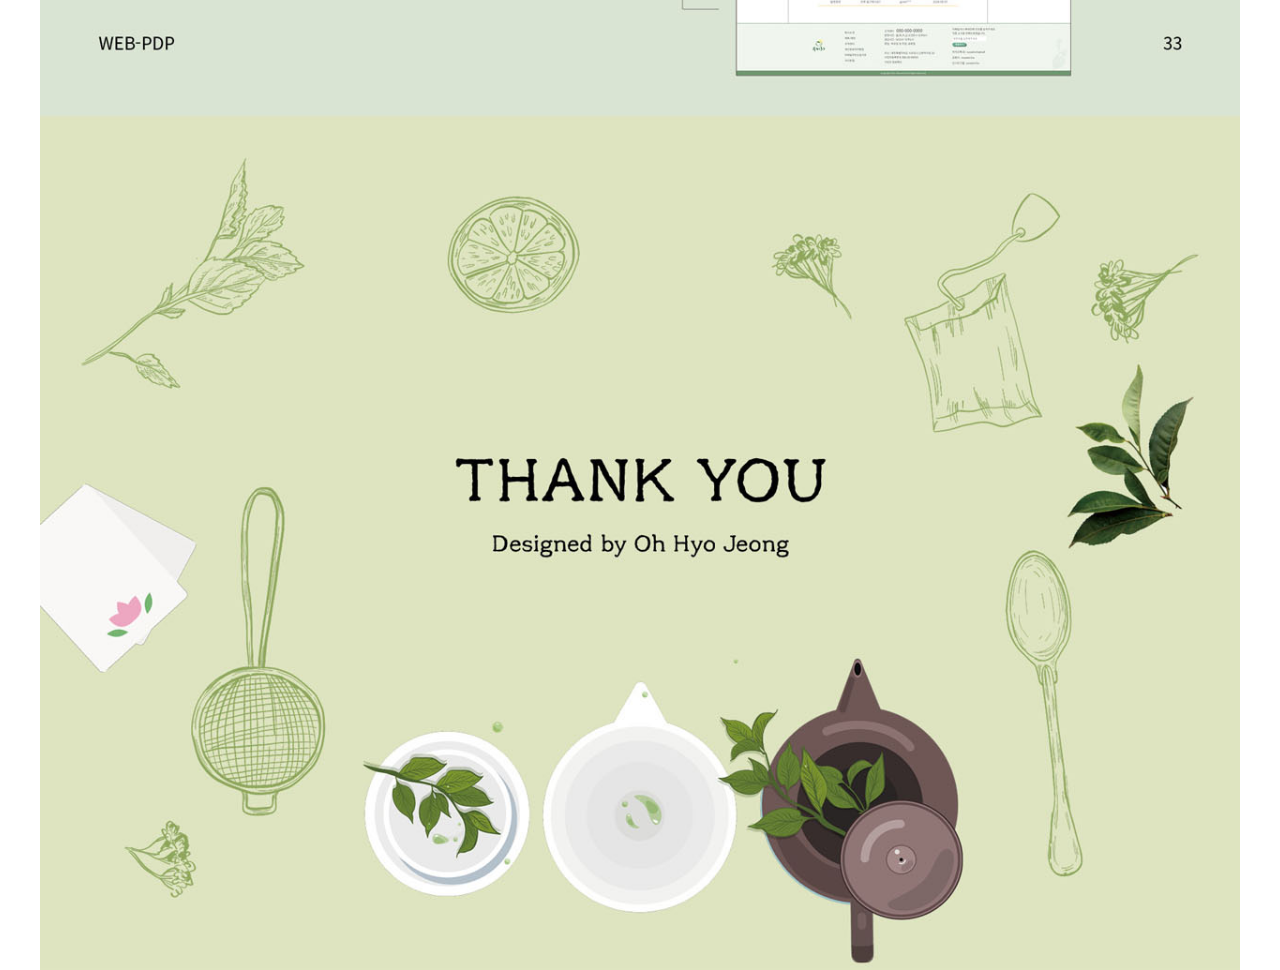
<file: blog_sub/brand1/web.html>
<!DOCTYPE html>
	<html lang="ko">
		<head>
			<meta charset="utf-8">
			<title>Web guide</title>
			<link rel="preconnect" href="https://fonts.gstatic.com">
			<link href="https://fonts.googleapis.com/css2?family=Nanum+Gothic&display=swap" rel="stylesheet">
			<style type="text/css">
				body{width:1200px; margin:0 auto;
					font-family: 'Nanum Gothic', sans-serif;}
				P{text-align:center; font-weigth:700;
					font-size:36px; letter-spacing:8px;}
				div img{width:100%; display:block;}
				ul{list-style-type:none;
					position:fixed;
					right:5%; bottom:0;}
				ul li{border:1px solid #aaa;
					text-align:center;
					padding:5px 0;
					margin-bottom:10px;}
				ul li img{width:80%; opacity:50%;}
				
			</style>
		</head>
		<body>
			<P id="title">Web Design Guide</P>
			<div><img src="img/web_guide.jpg"></div>
			<ul class="btn">
				<li><a href="#title"><img src="img/top.png" alt="top"></a></li>
				<li><a href="../../index.html#branding" onclick="window.close()"><img src="img/back.png" alt="top"></a></li>
			</ul>
		</body>
	</html>
</file>
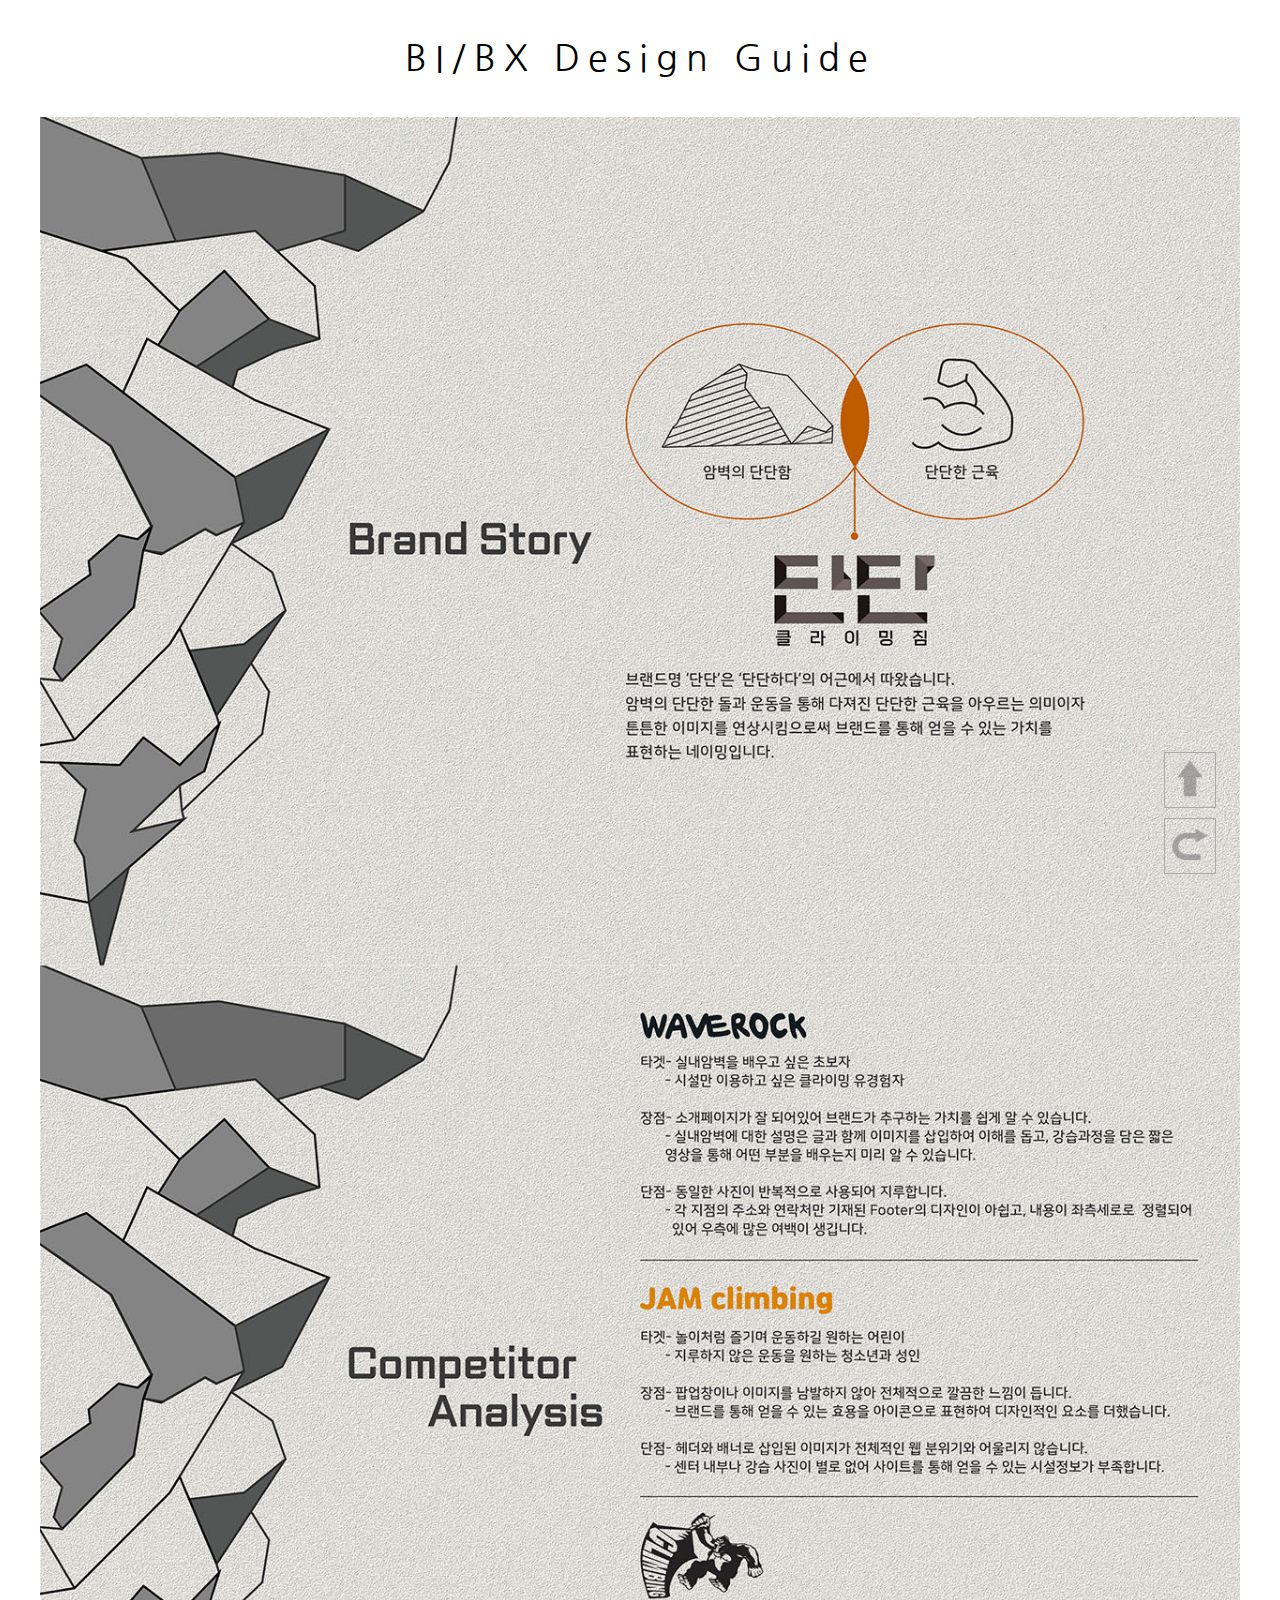
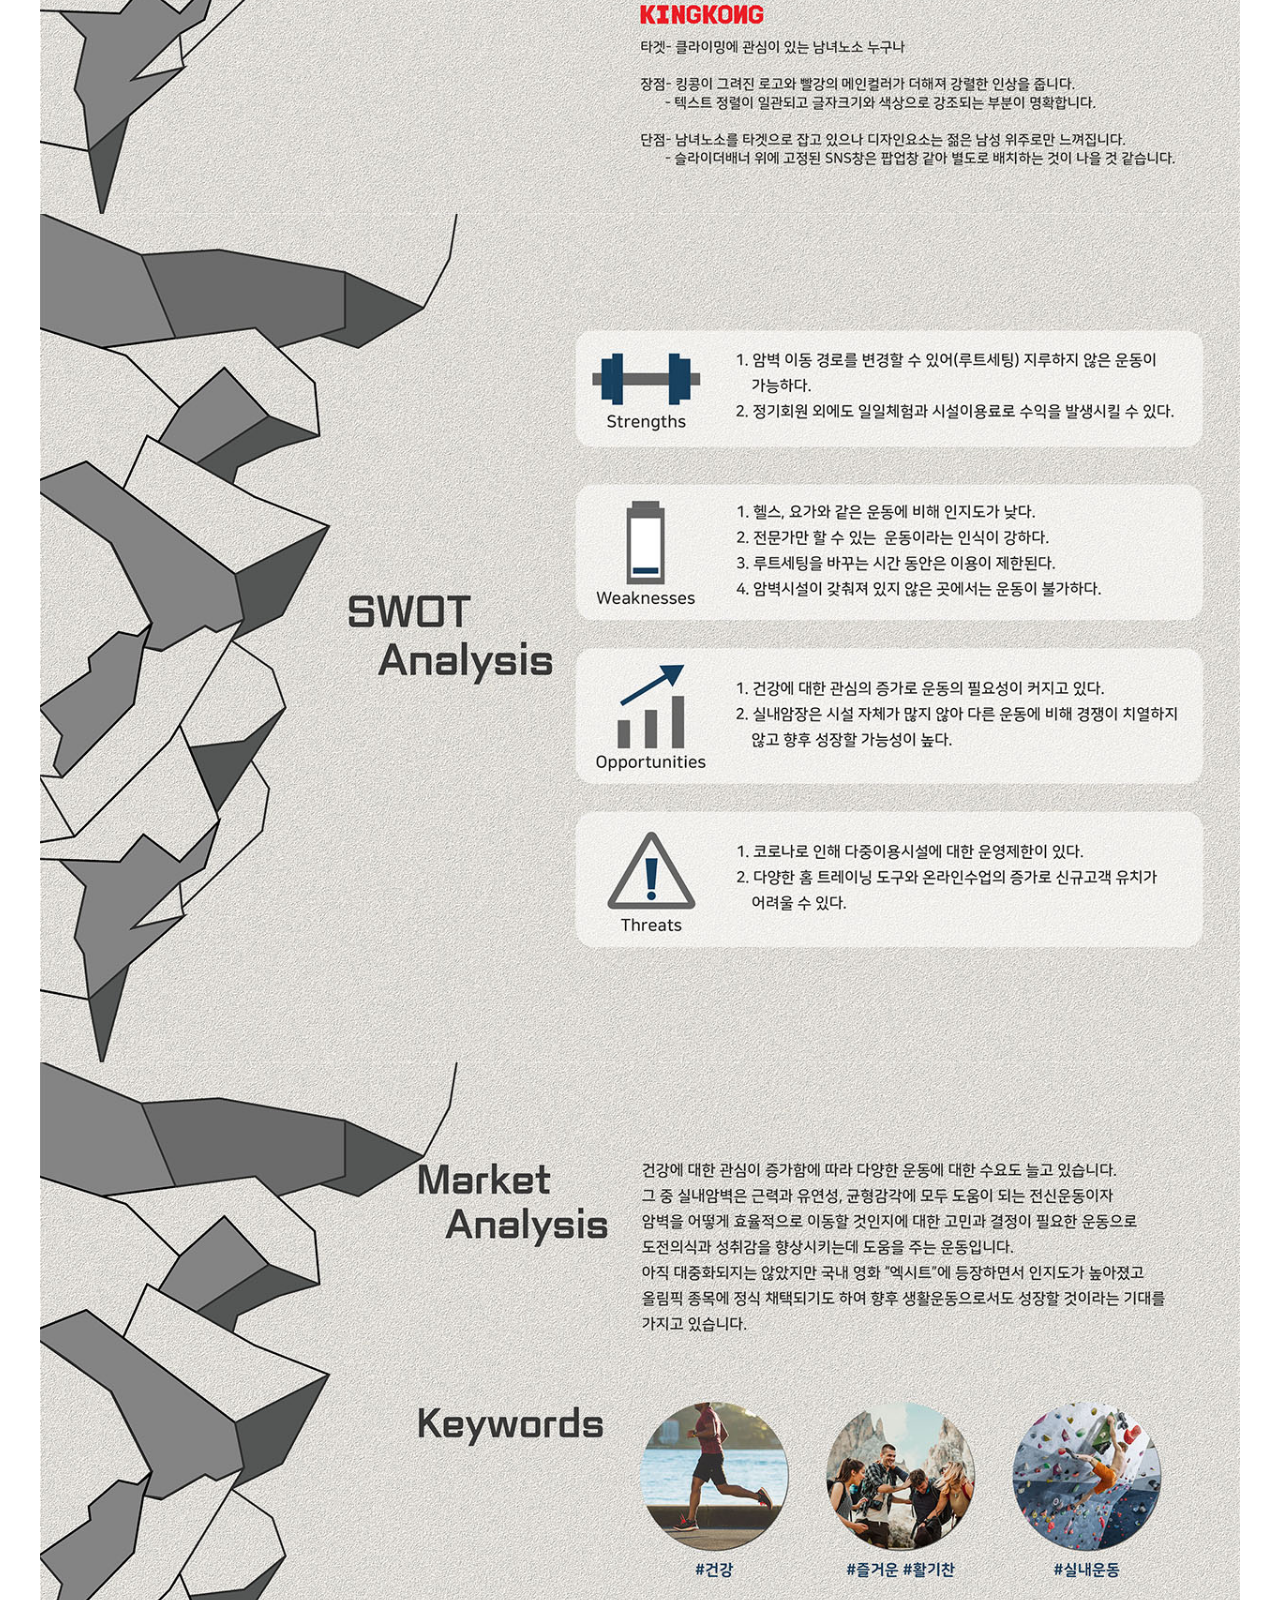
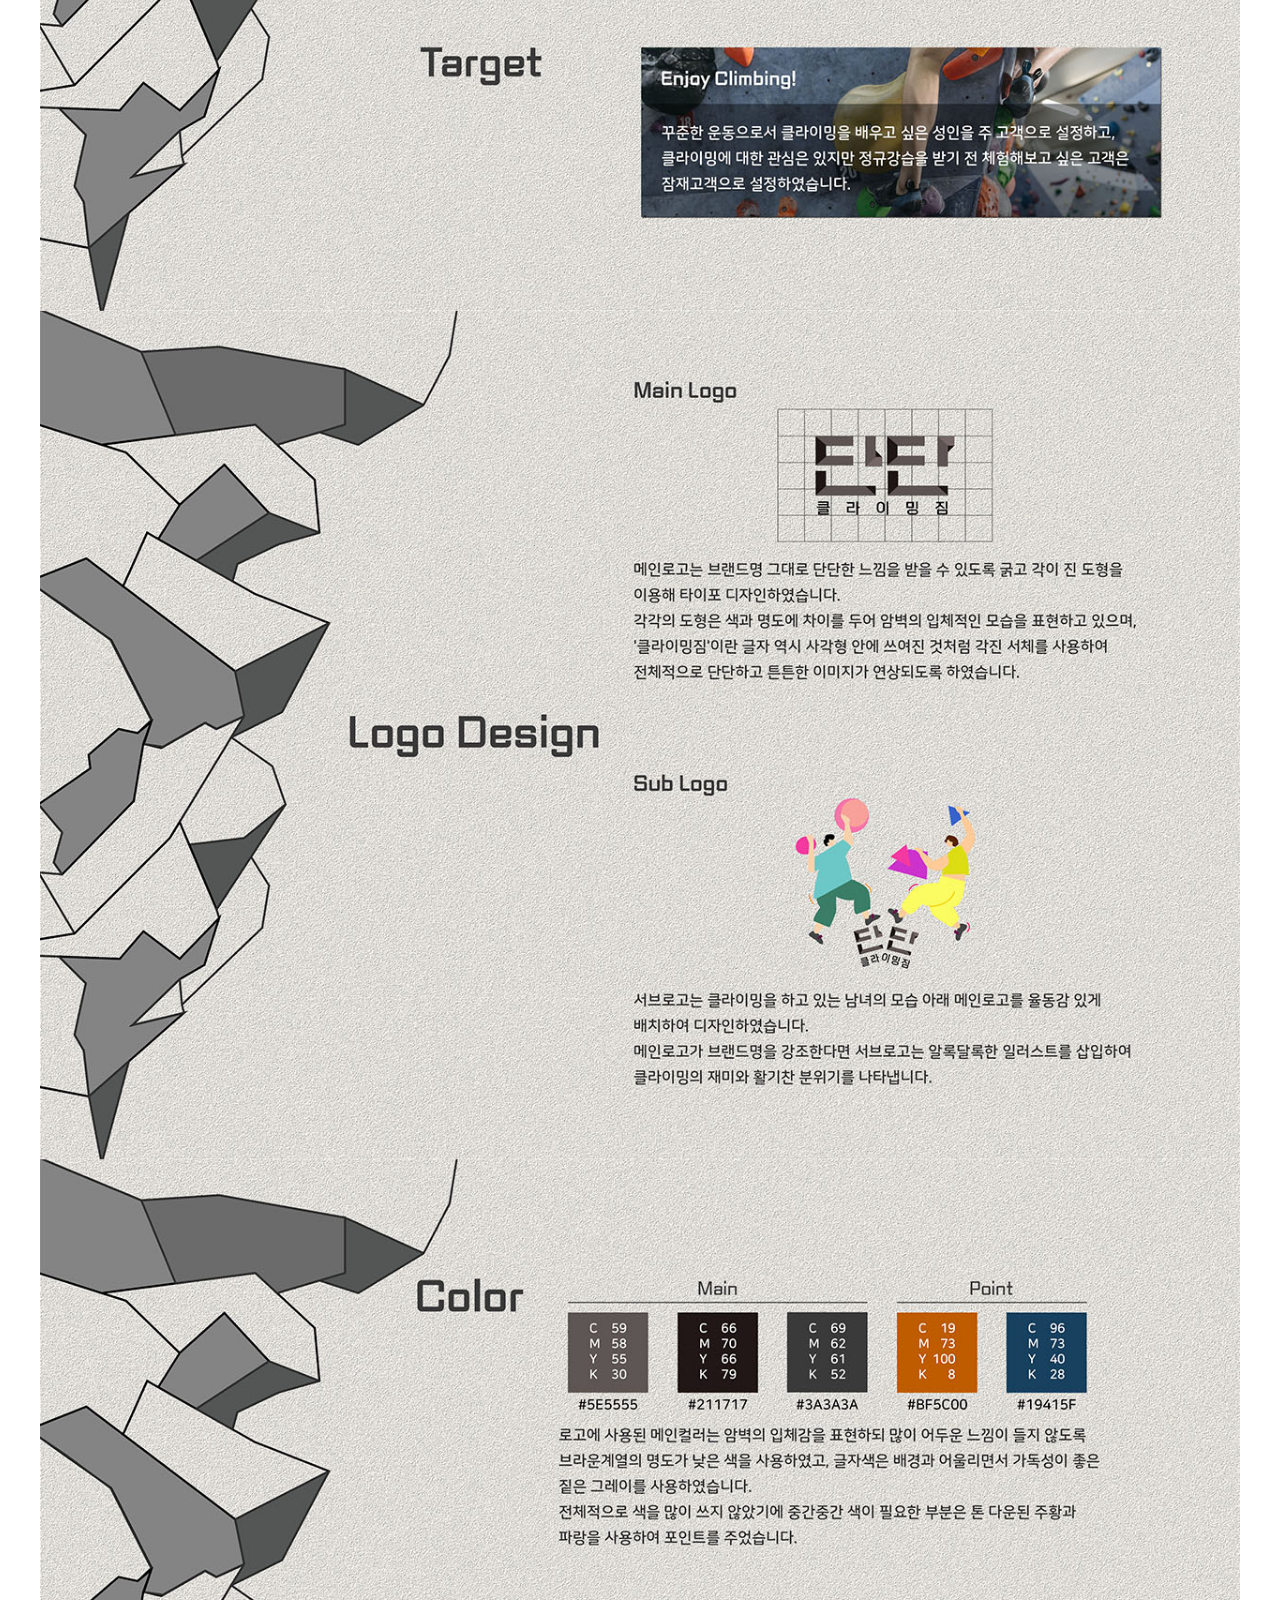
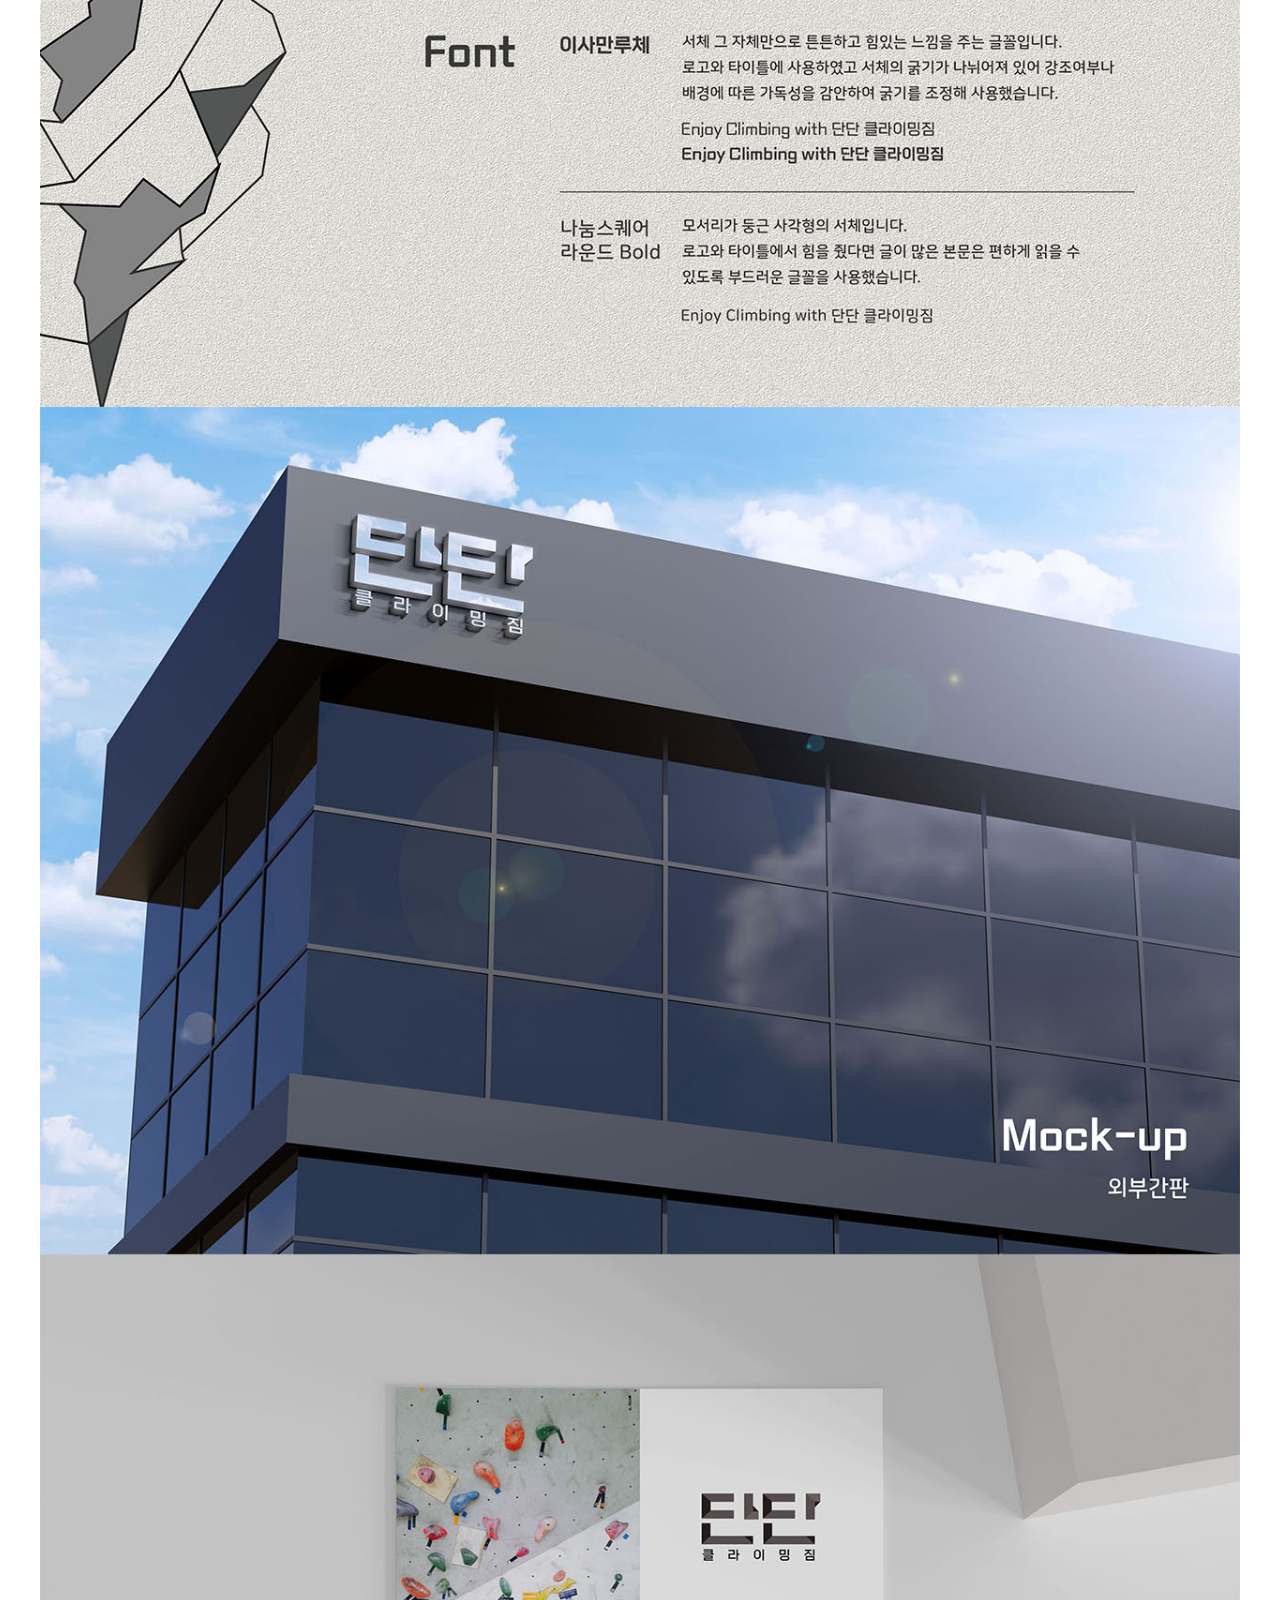
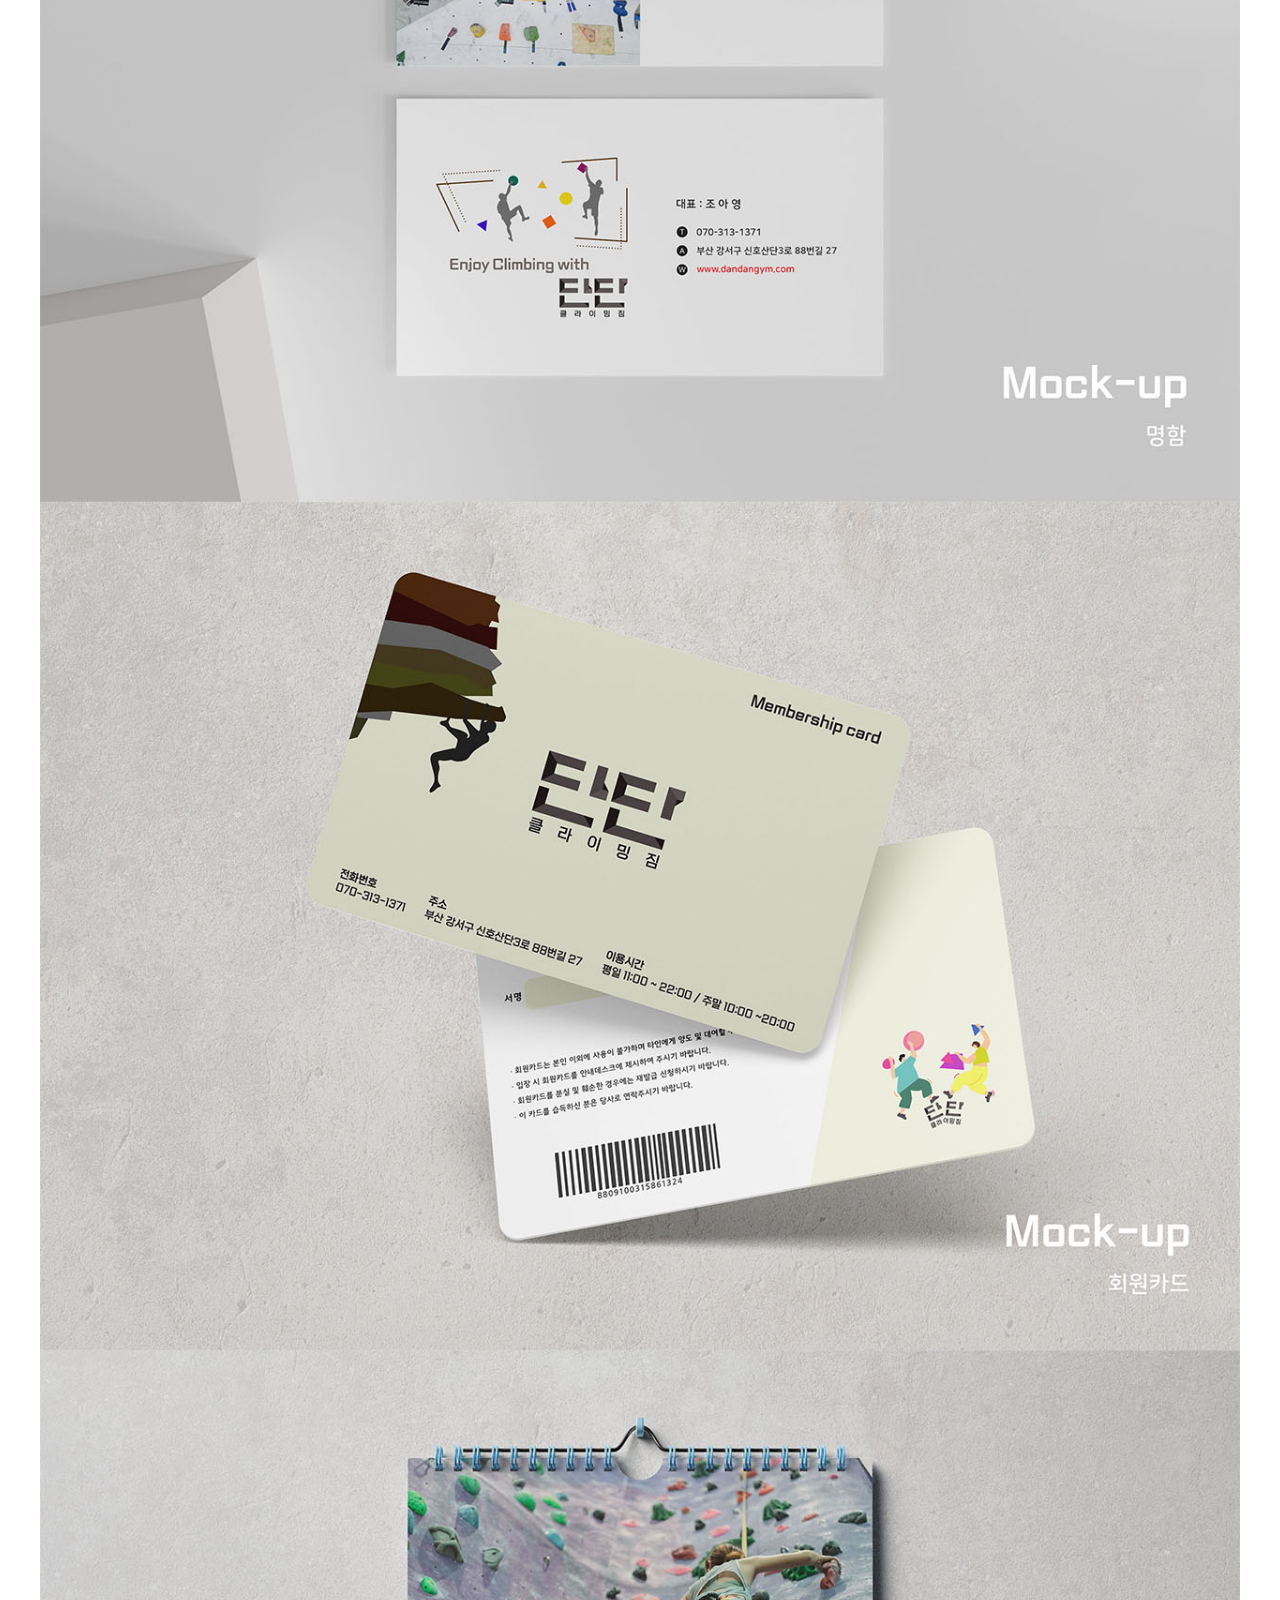
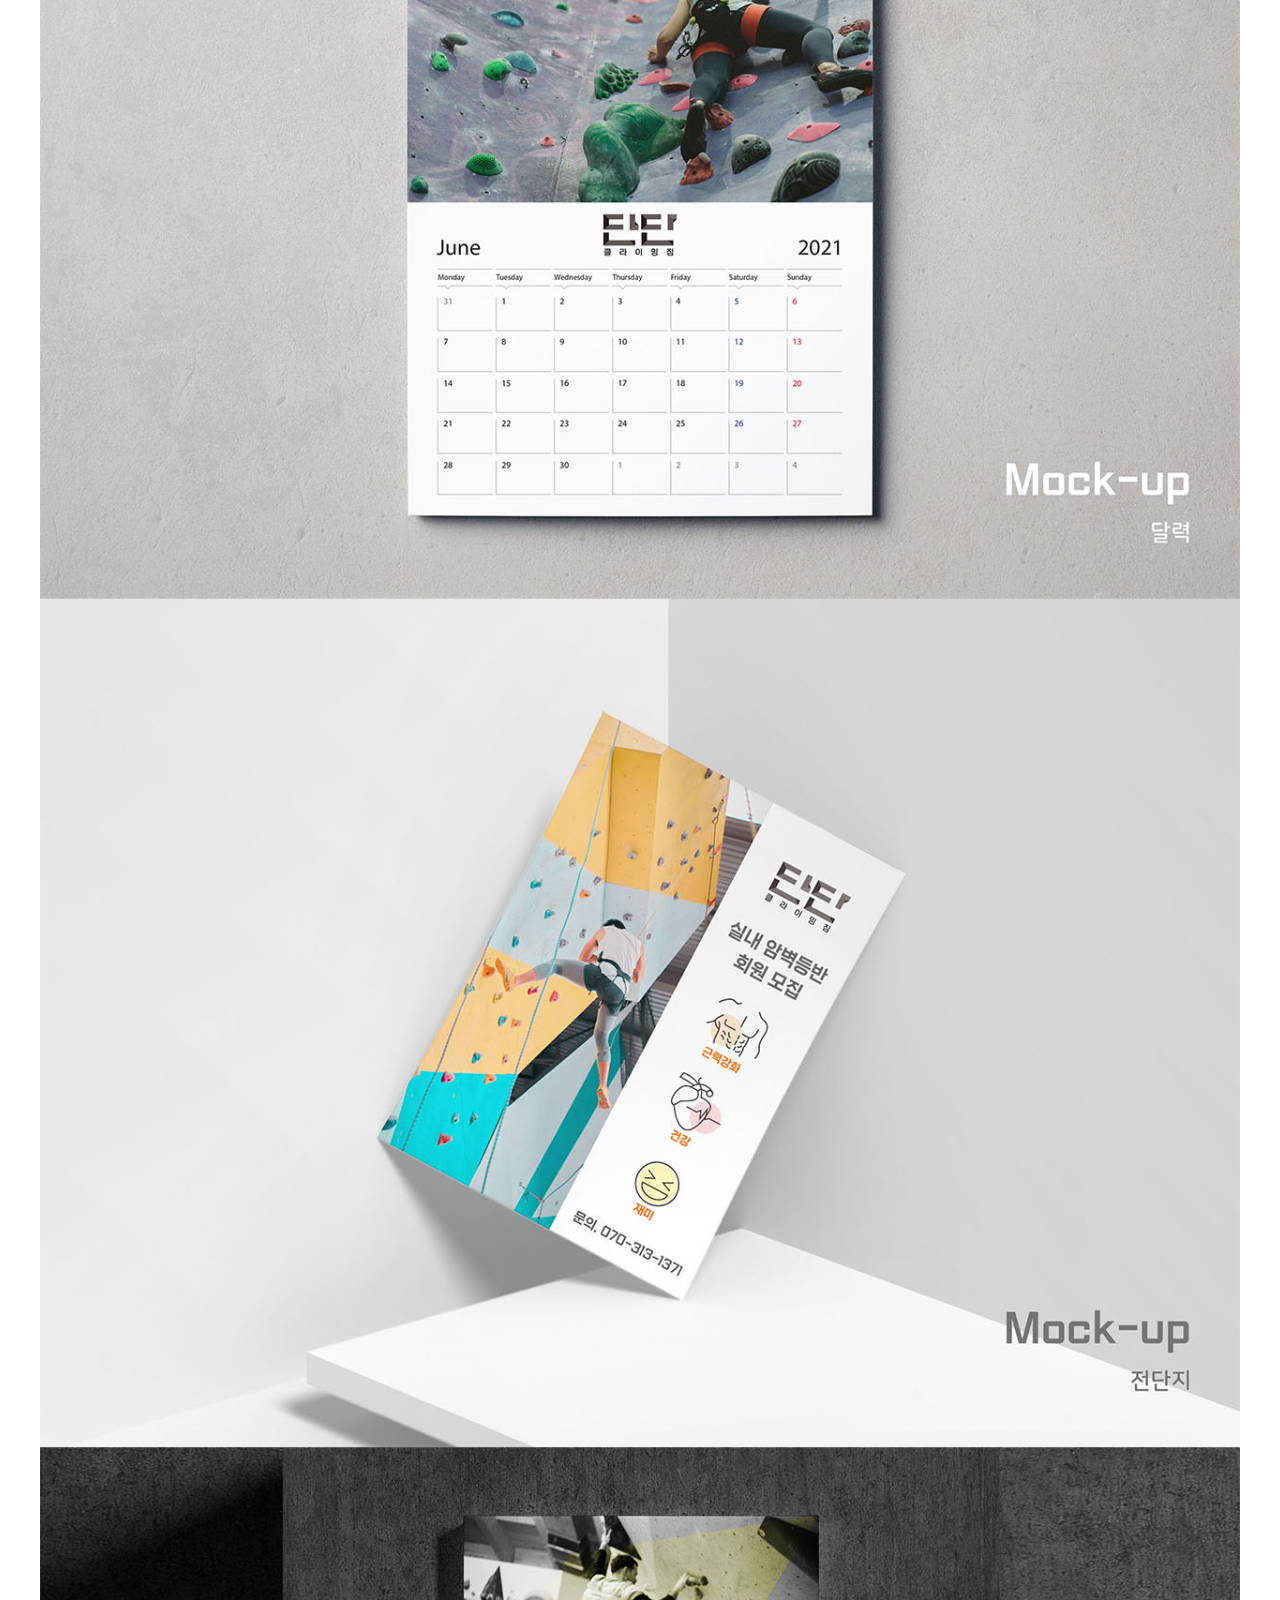
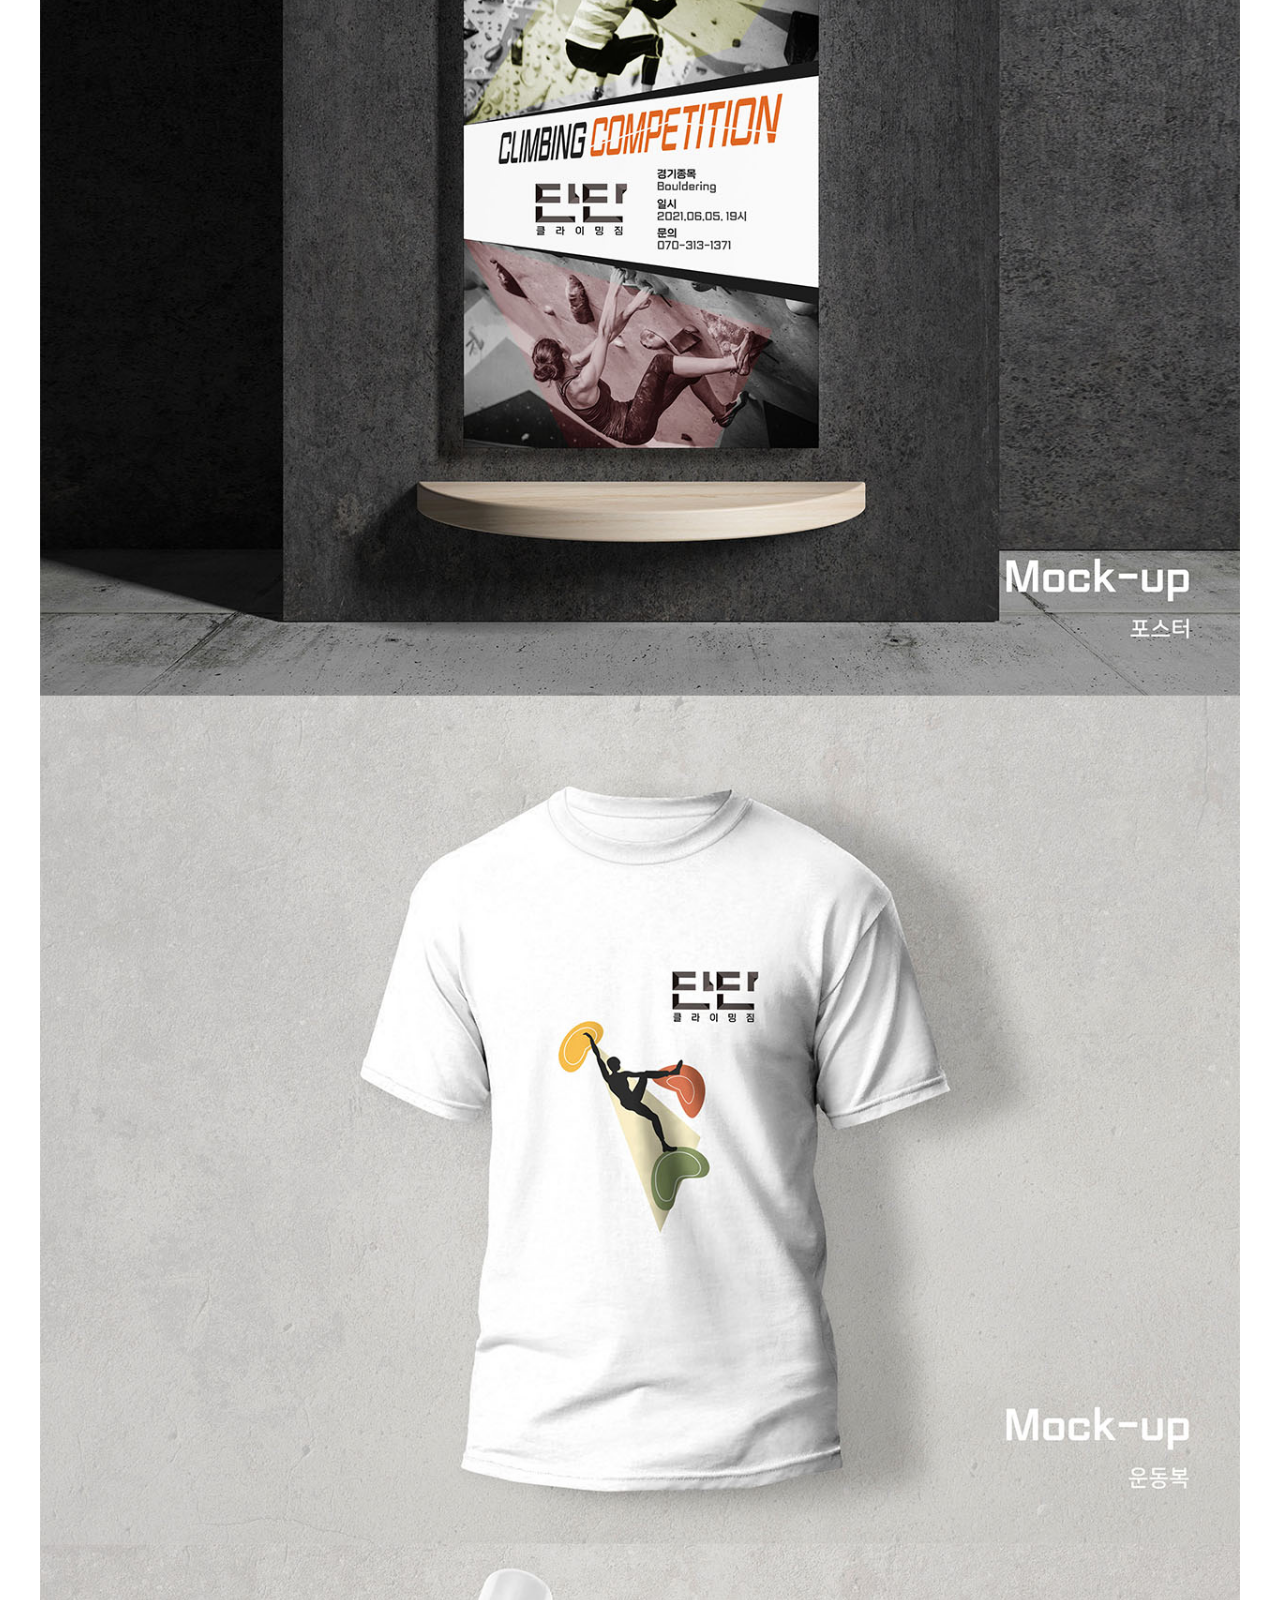
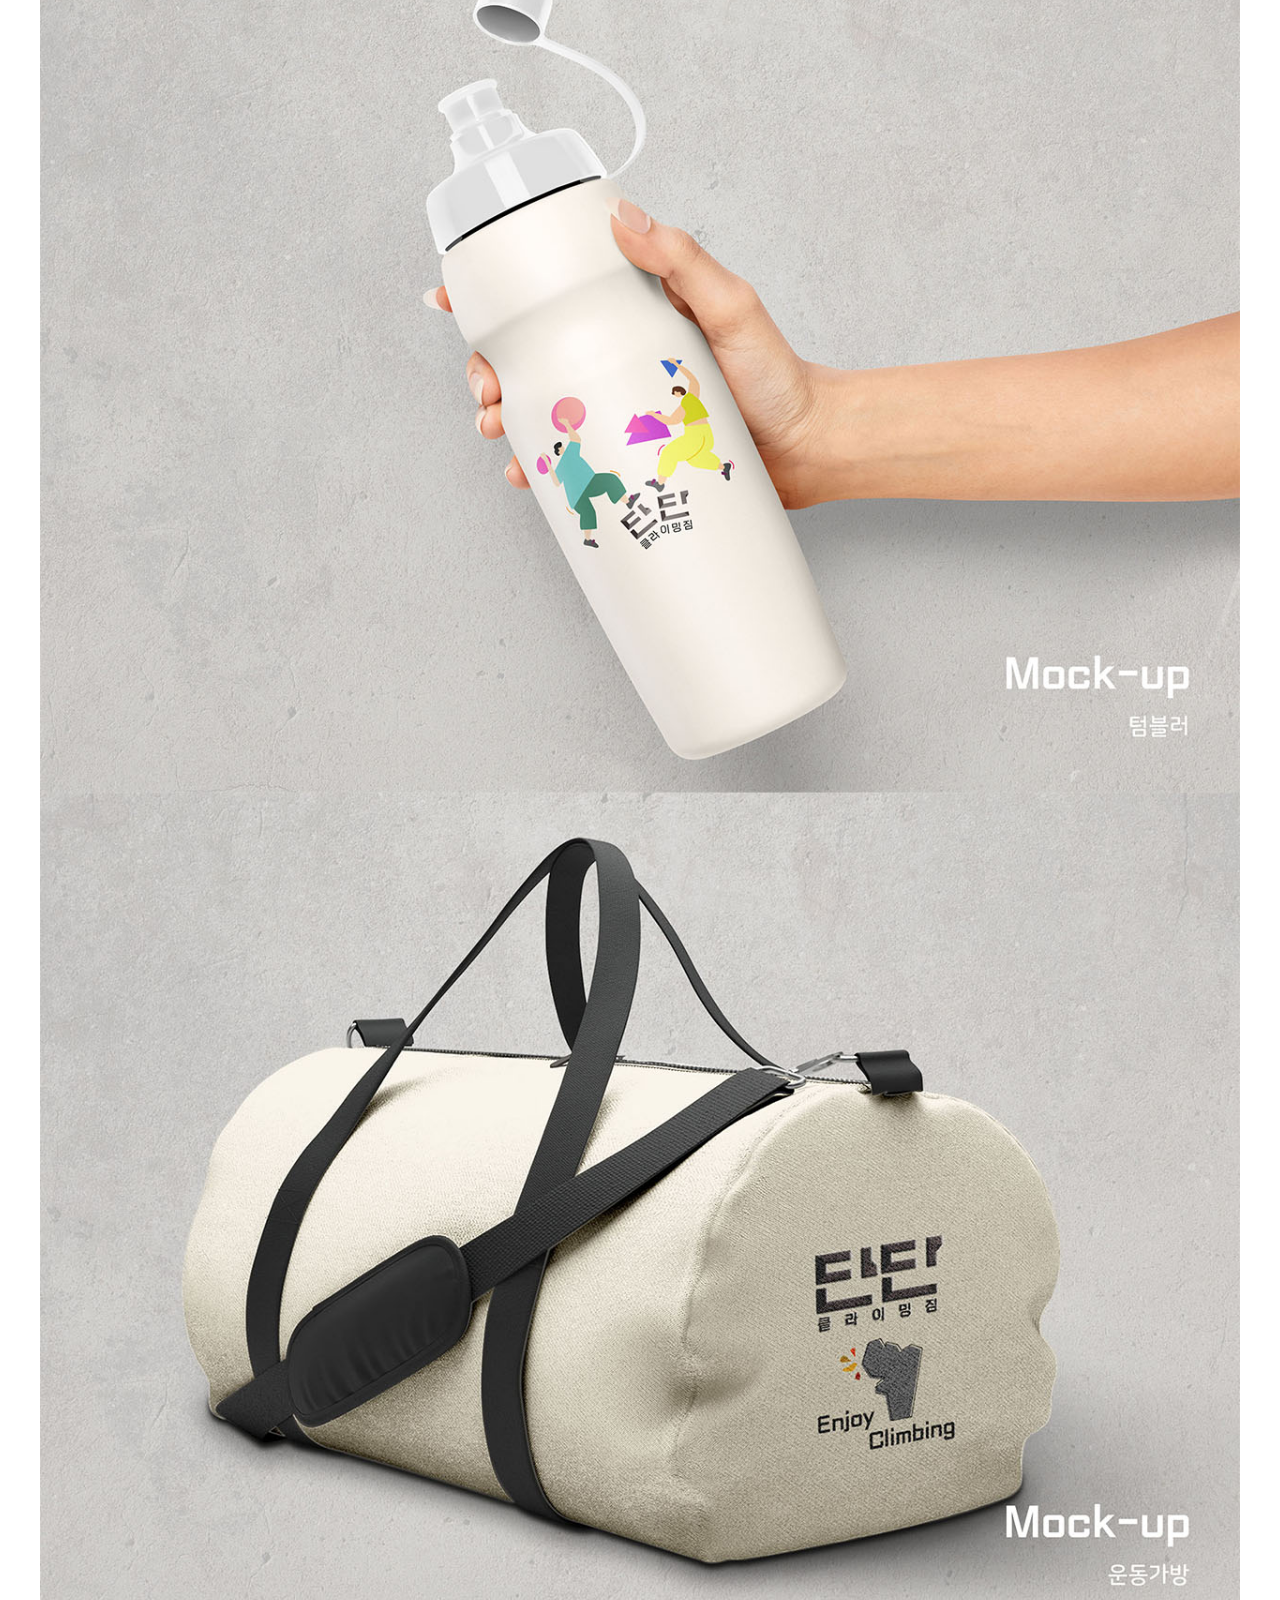
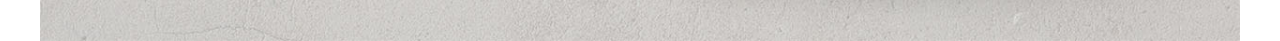
<file: blog_sub/brand2/bx.html>
<!DOCTYPE html>
	<html lang="ko">
		<head>
			<meta charset="utf-8">
			<title></title>
			<link rel="preconnect" href="https://fonts.gstatic.com">
			<link href="https://fonts.googleapis.com/css2?family=Nanum+Gothic&display=swap" rel="stylesheet">
			<style type="text/css">
				body{width:1200px; margin:0 auto;
					font-family: 'Nanum Gothic', sans-serif;}
				P{text-align:center; font-weigth:700;
					font-size:36px; letter-spacing:8px;}
				div img{width:100%; display:block;}
				ul{list-style-type:none;
					position:fixed;
					right:5%; bottom:0;}
				ul li{border:1px solid #aaa;
					text-align:center;
					padding:5px 0;
					margin-bottom:10px;}
				ul li img{width:80%; opacity:50%;}
			</style>
		</head>
		<body>
			<P id="title">BI/BX Design Guide</P>
			<div><img src="img/bi_guide.jpg"></div>
			<ul class="btn">
				<li><a href="#title"><img src="img/top.png" alt="top"></a></li>
				<li><a href="../../index.html#branding"><img src="img/back.png" alt="top"></a></li>
			</ul>			
		</body>
	</html>
</file>
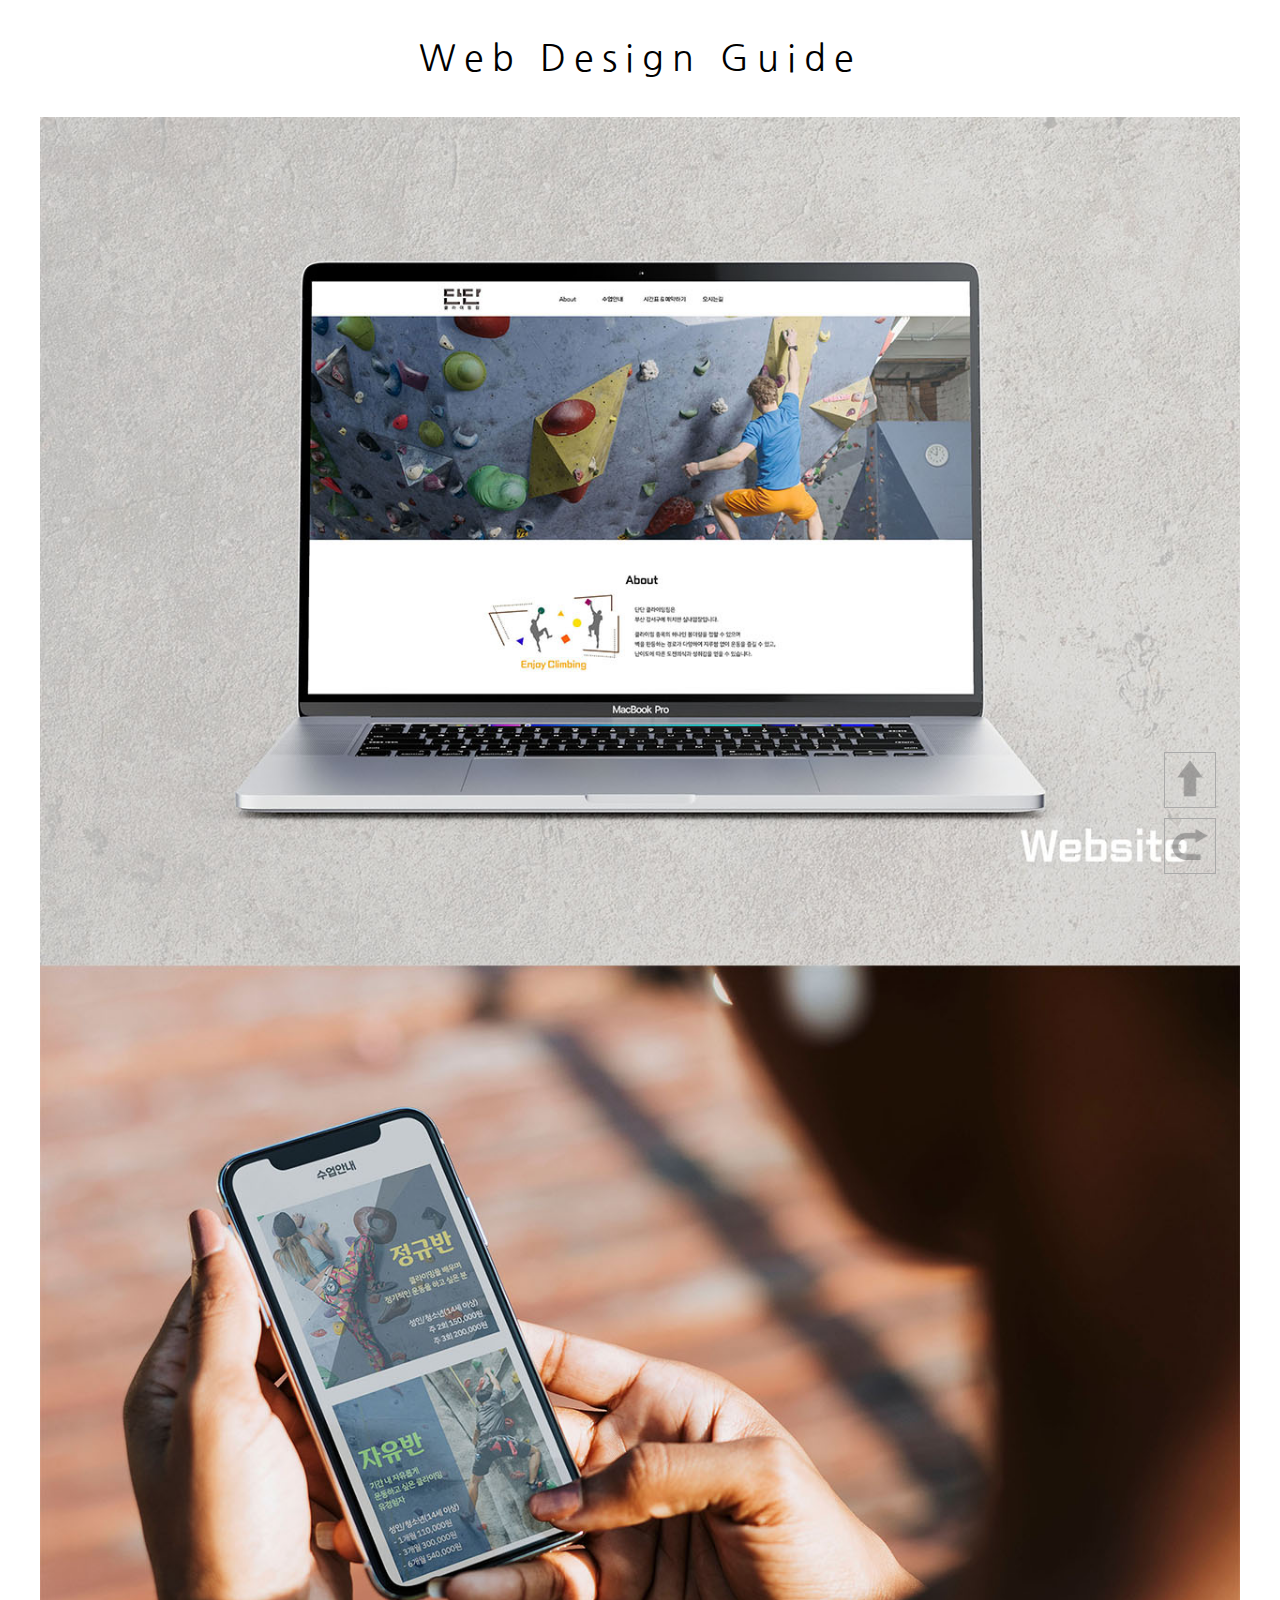
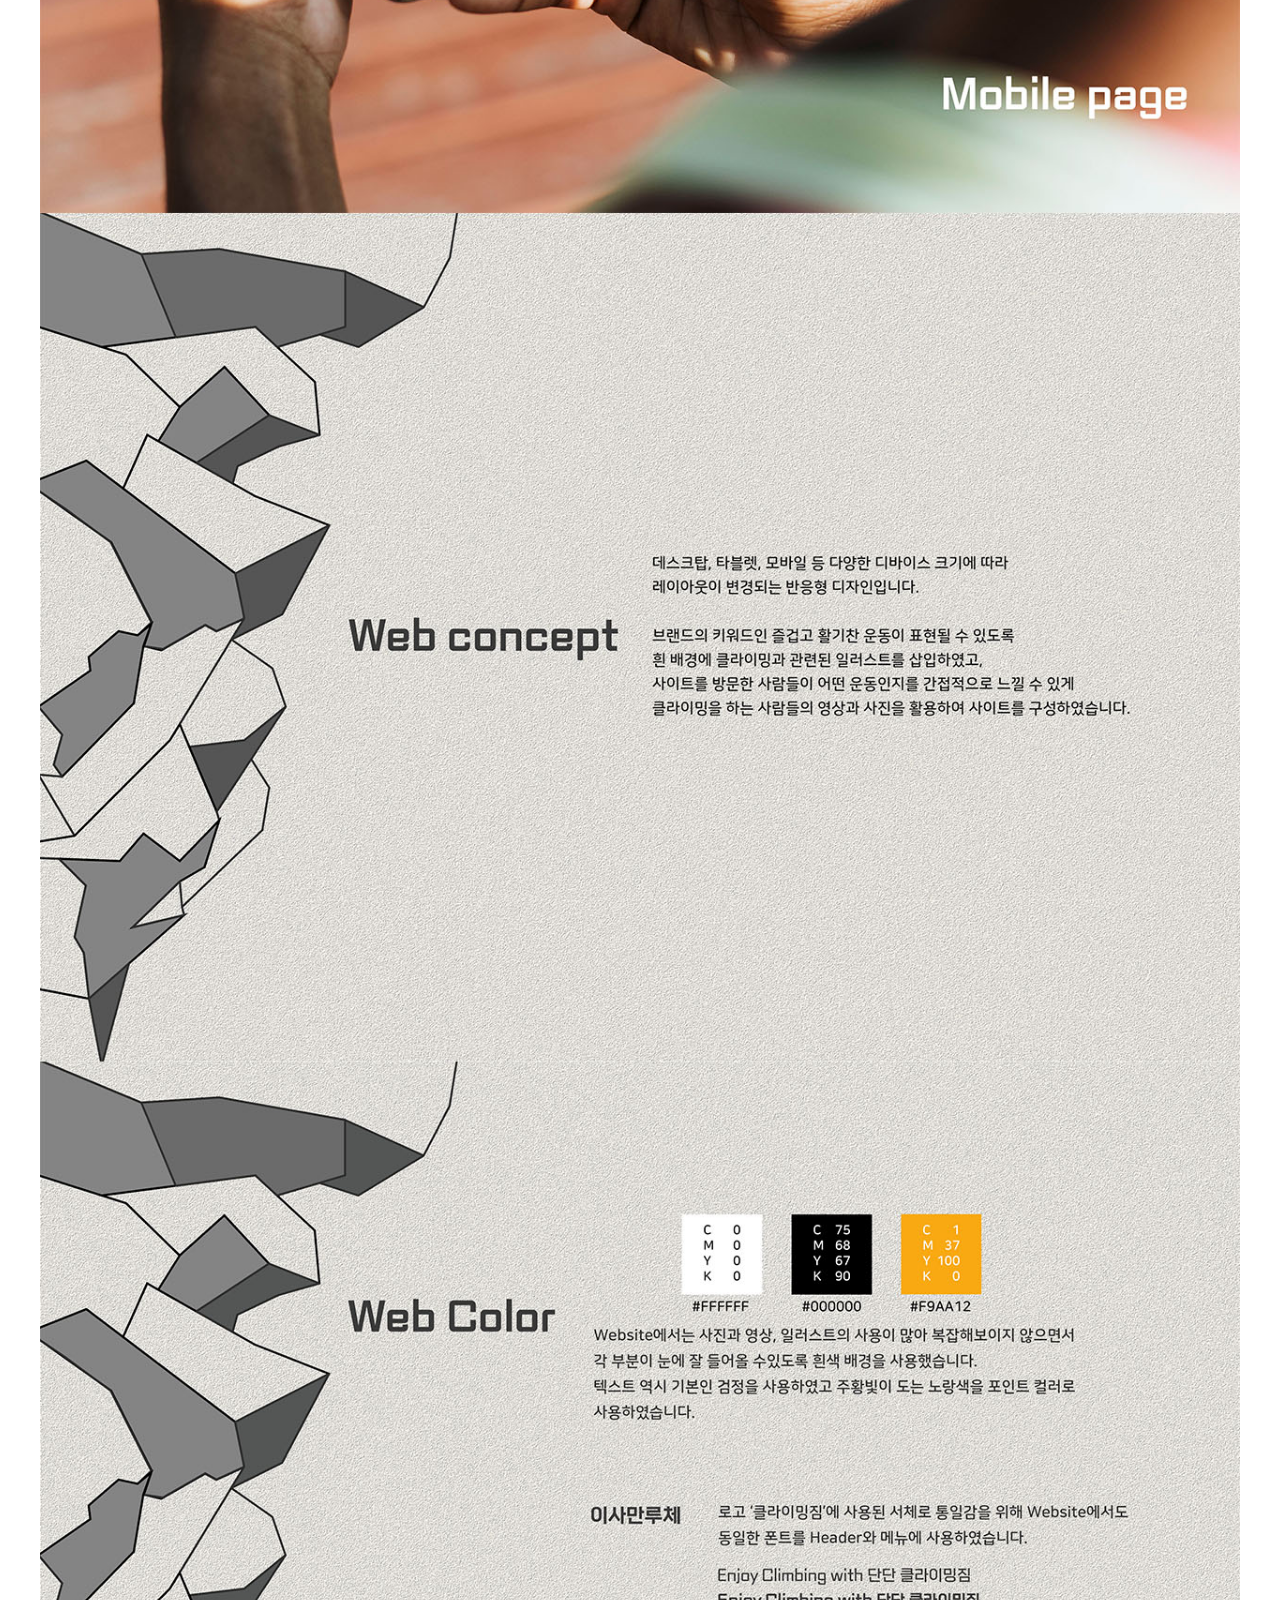
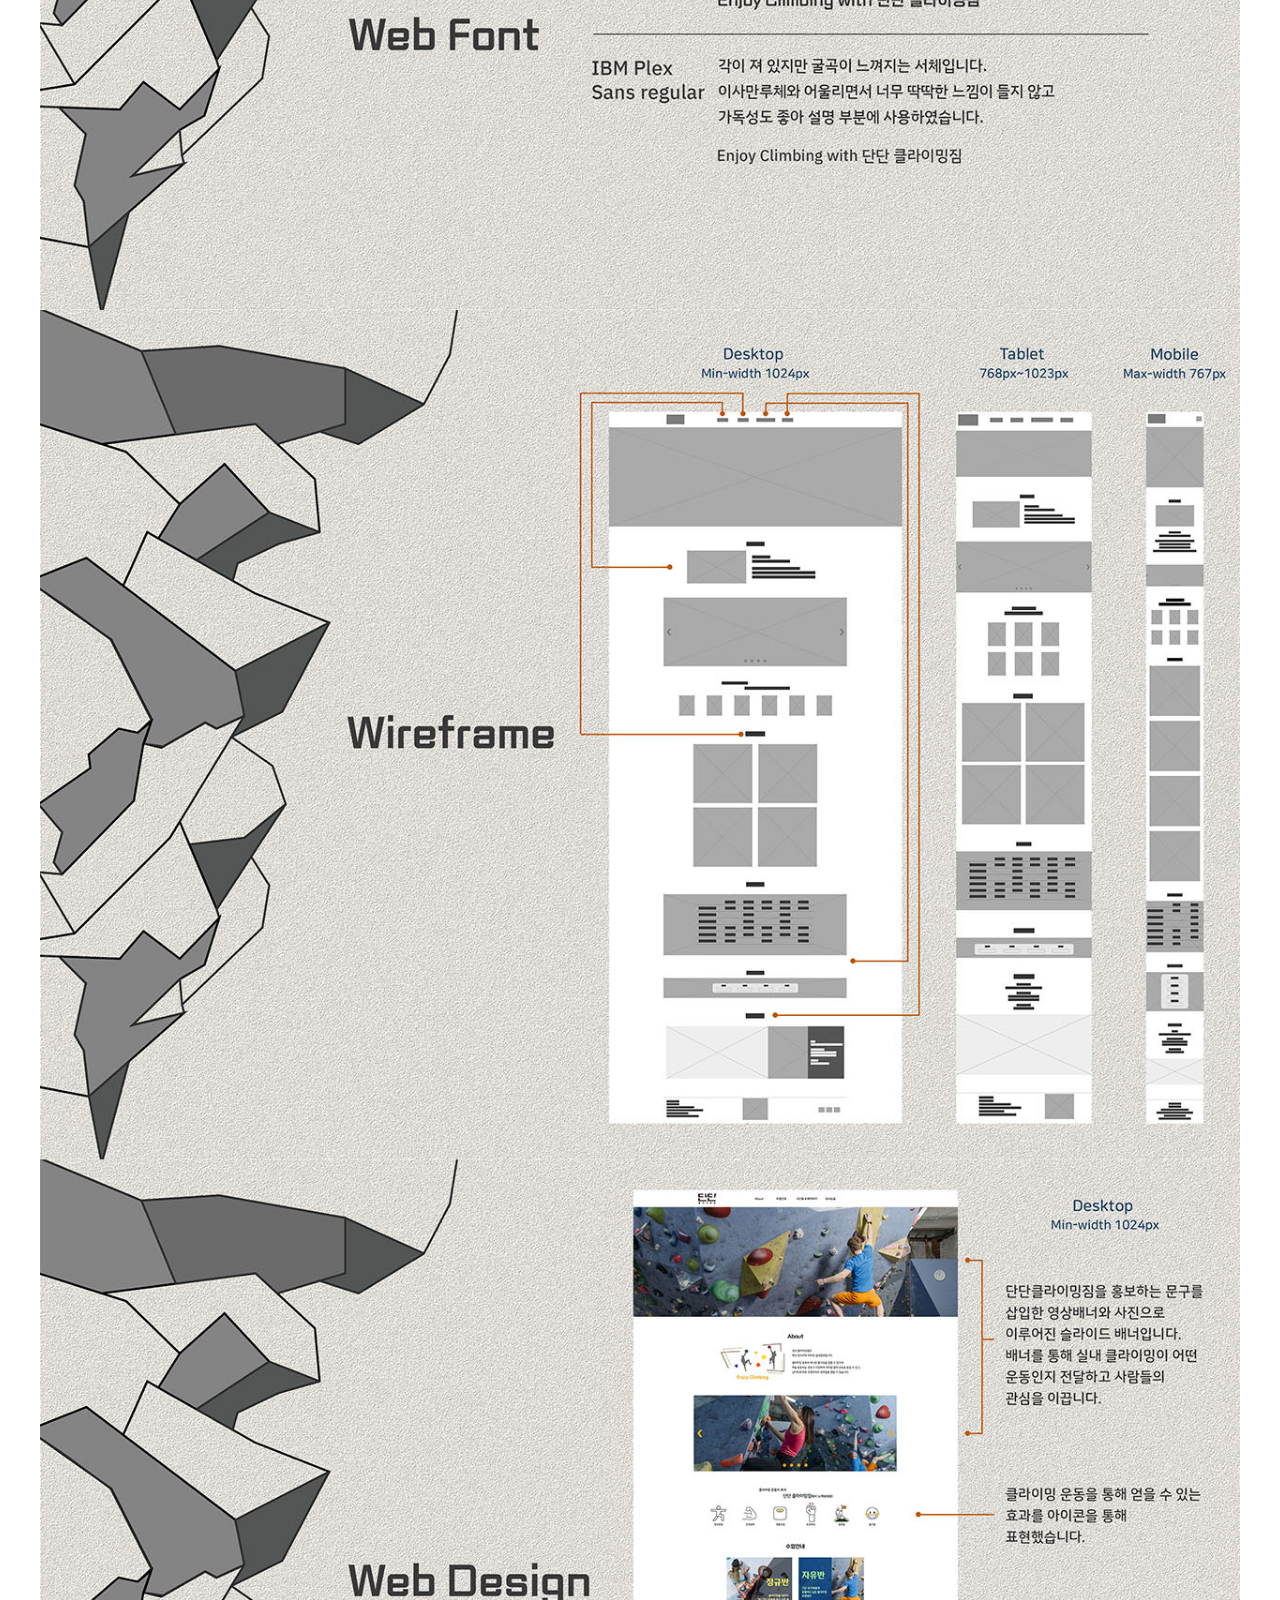
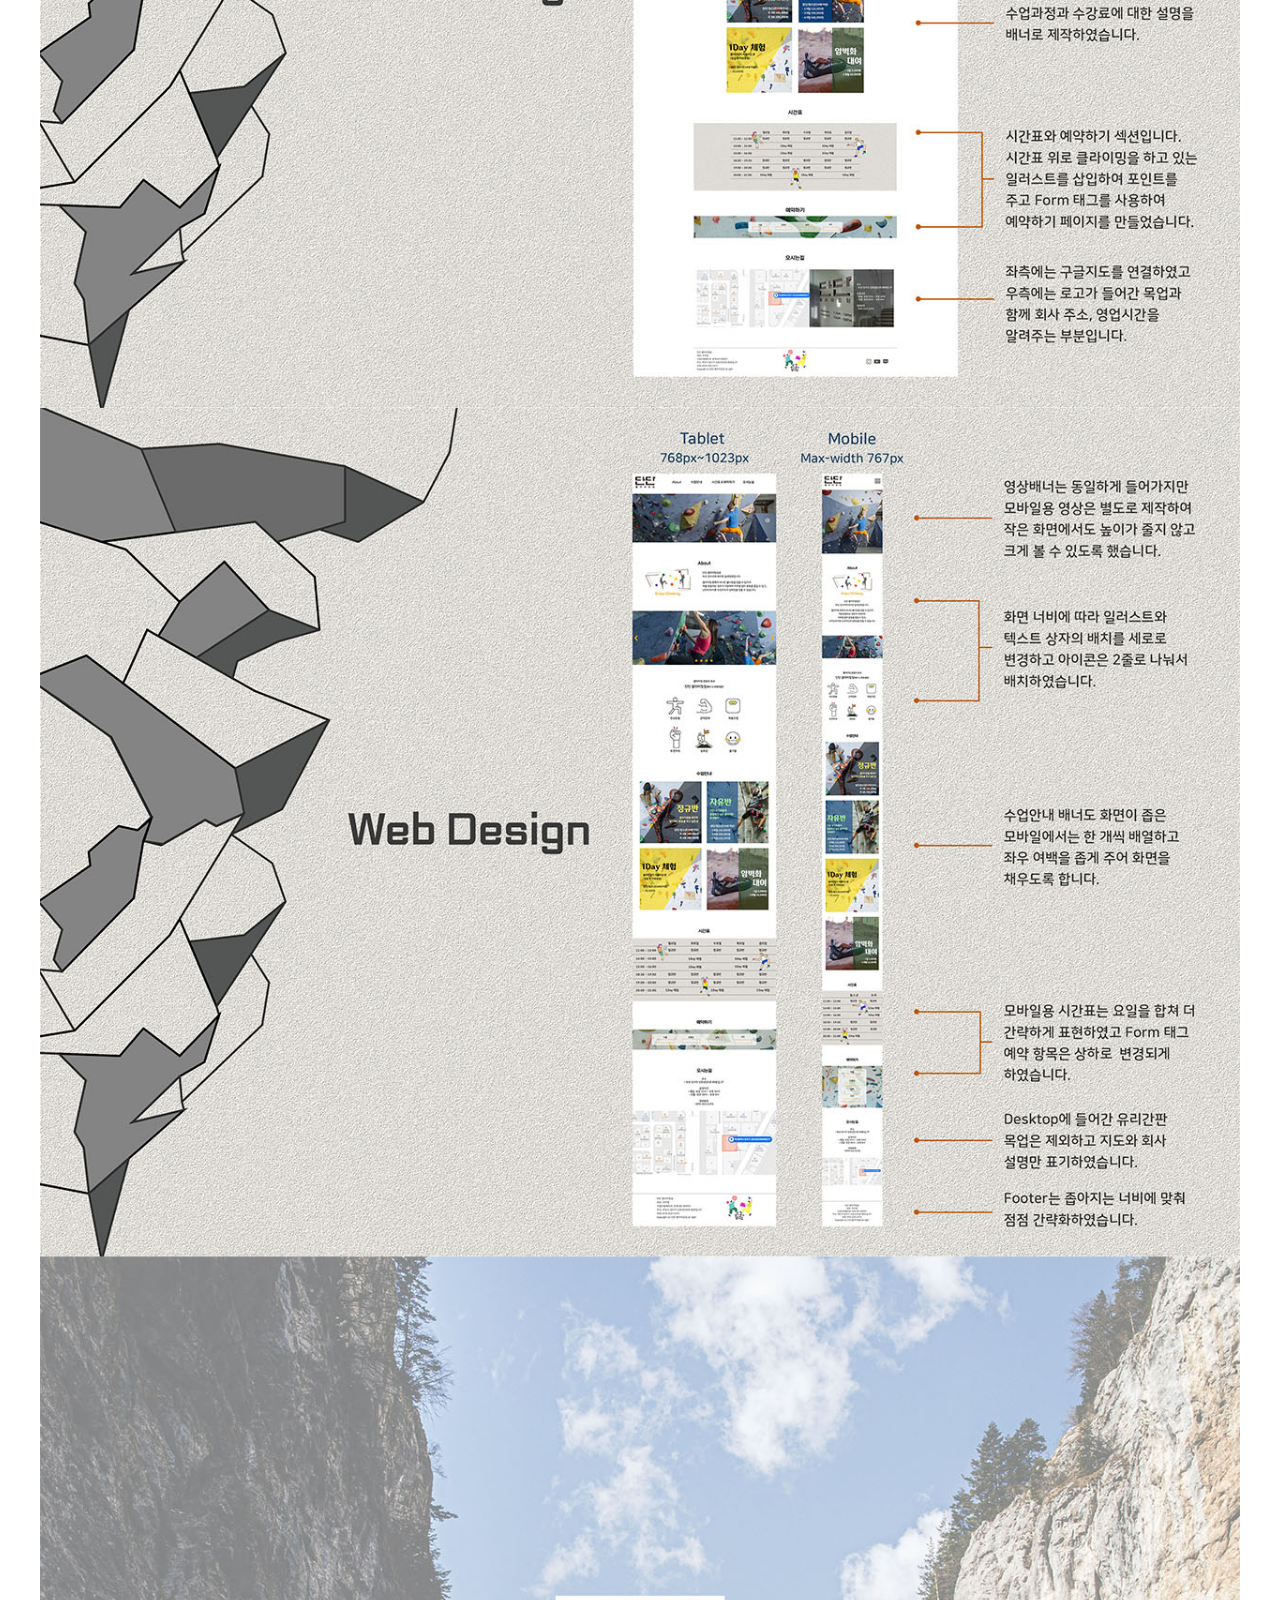
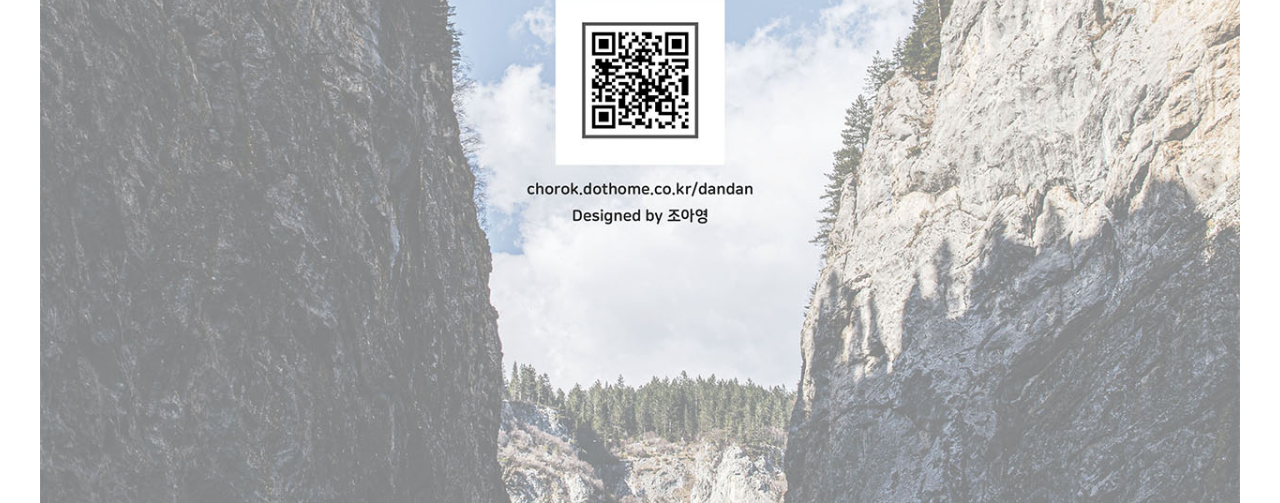
<file: blog_sub/brand2/web.html>
<!DOCTYPE html>
	<html lang="ko">
		<head>
			<meta charset="utf-8">
			<title></title>
			<link rel="preconnect" href="https://fonts.gstatic.com">
			<link href="https://fonts.googleapis.com/css2?family=Nanum+Gothic&display=swap" rel="stylesheet">
			<style type="text/css">
				body{width:1200px; margin:0 auto;
					font-family: 'Nanum Gothic', sans-serif;}
				P{text-align:center; font-weigth:700;
					font-size:36px; letter-spacing:8px;}
				div img{width:100%; display:block;}
				ul{list-style-type:none;
					position:fixed;
					right:5%; bottom:0;}
				ul li{border:1px solid #aaa;
					text-align:center;
					padding:5px 0;
					margin-bottom:10px;}
				ul li img{width:80%; opacity:50%;}
				
			</style>
		</head>
		<body>
			<P id="title">Web Design Guide</P>
			<div><img src="img/web_guide.jpg"></div>		
			<ul class="btn">
				<li><a href="#title"><img src="img/top.png" alt="top"></a></li>
				<li><a href="../../index.html#branding"><img src="img/back.png" alt="top"></a></li>
			</ul>
		</body>
	</html>
</file>
